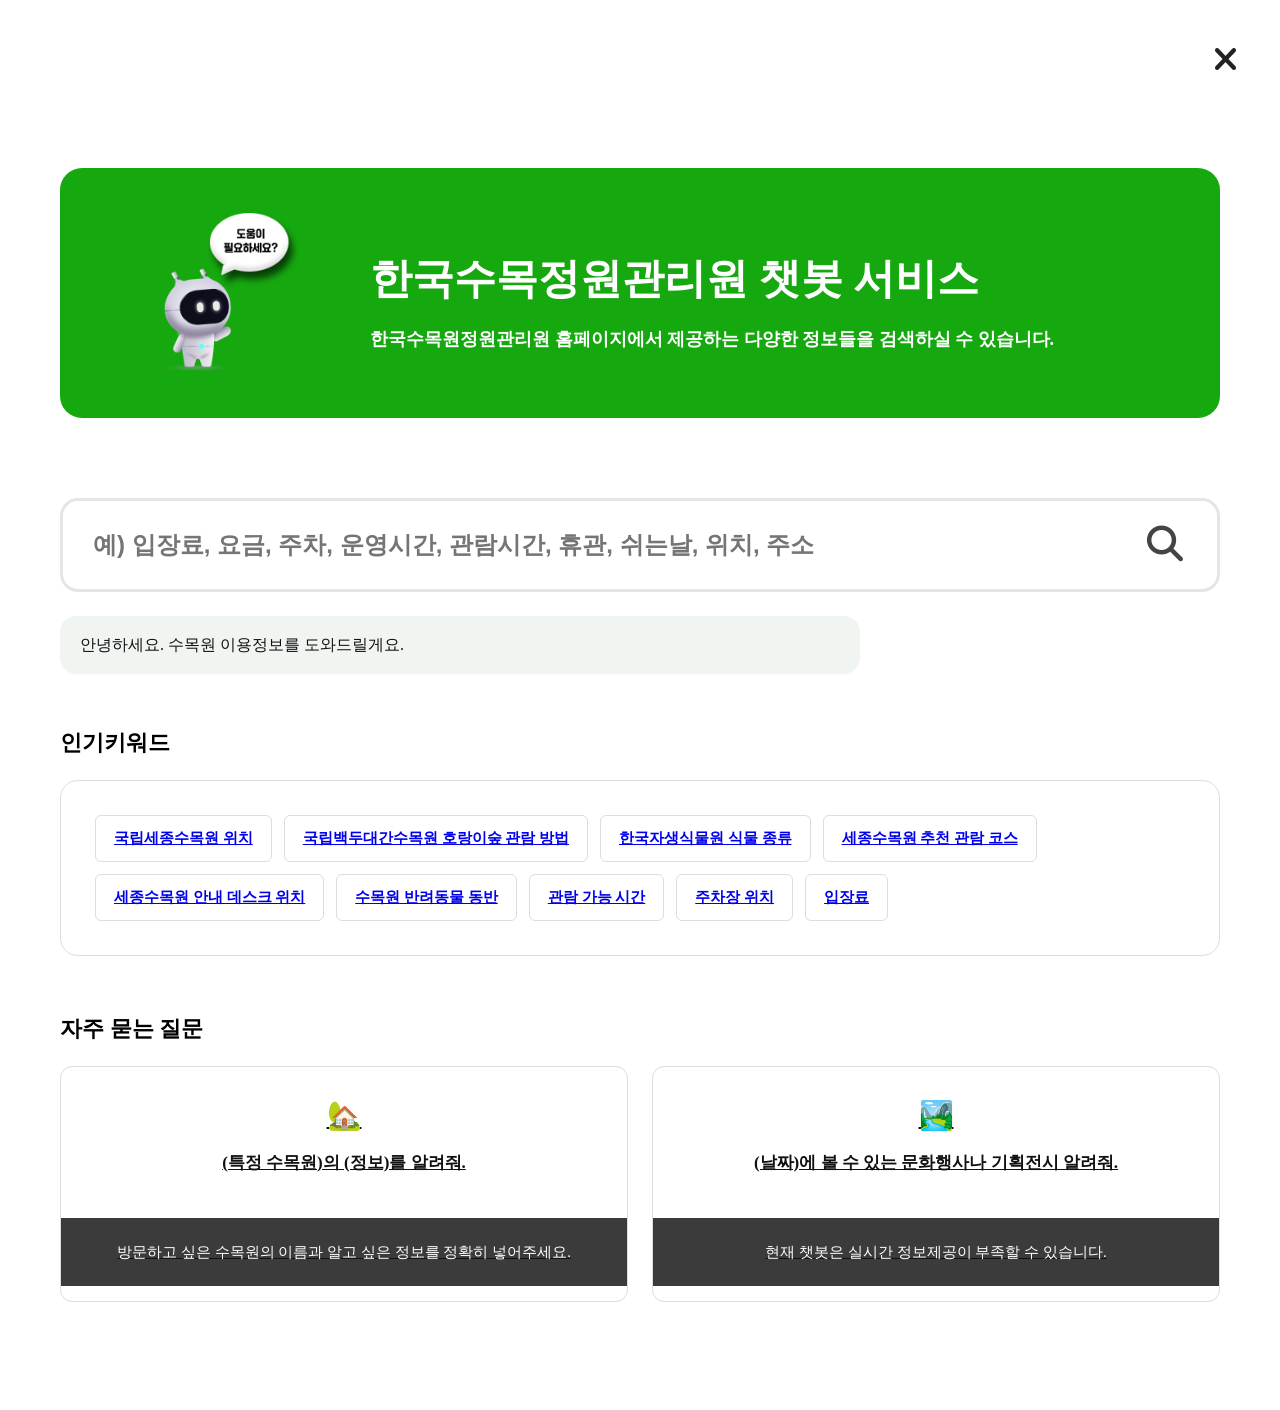
<file: chatbot.html>
<!DOCTYPE html>
<html lang="en">
<head>
    <meta charset="UTF-8">
    <meta name="viewport" content="width=device-width, initial-scale=1.0">
    <title>chatbot</title>
    <link rel="stylesheet" href="css/chatbot.css">
    <link rel="stylesheet"
href="https://cdnjs.cloudflare.com/ajax/libs/font-awesome/6.7.2/css/all.min.css">
<link rel="stylesheet" href="https://cdnjs.cloudflare.com/ajax/libs/font-awesome/6.7.2/css/all.min.css">
</head>
<body>
    <!-- chatbot page -->
<a href="index.html" class="chat-page-close">
  <i class="fa-solid fa-xmark"></i>
</a>

  <div class="chat-page-inner">

    <section class="chat-hero">
      <img src="images/chatbot.png" alt="챗봇">
      <div>
        <h2>한국수목정원관리원 챗봇 서비스</h2>
        <p>한국수목원정원관리원 홈페이지에서 제공하는 다양한 정보들을 검색하실 수 있습니다.</p>
      </div>
    </section>

    <form class="chat-search-box">
      <input
  type="text"
  placeholder="예) 입장료, 요금, 주차, 운영시간, 관람시간, 휴관, 쉬는날, 위치, 주소">
      <button type="button">
        <i class="fa-solid fa-magnifying-glass"></i>
      </button>
    </form>
    <!--ai-->
    <div class="chat-answer-box">
      <div class="chat-message bot">
        안녕하세요. 수목원 이용정보를 도와드릴게요.
      </div>
    </div>
    <section class="chat-keywords">
      <h3>인기키워드</h3>

      <div class="keyword-box">
        <a href="#">국립세종수목원 위치</a>
        <a href="#">국립백두대간수목원 호랑이숲 관람 방법</a>
        <a href="#">한국자생식물원 식물 종류</a>
        <a href="#">세종수목원 추천 관람 코스</a>
        <a href="#">세종수목원 안내 데스크 위치</a>
        <a href="#">수목원 반려동물 동반</a>
        <a href="#">관람 가능 시간</a>
        <a href="#">주차장 위치</a>
        <a href="#">입장료</a>
      </div>
    </section>
    
    <section class="chat-faq">
      <h3>자주 묻는 질문</h3>

      <div class="faq-list">
        <a href="#" class="faq-card">
          <div class="faq-icon">🏡</div>
          <strong>(특정 수목원)의 (정보)를 알려줘.</strong>
          <p>방문하고 싶은 수목원의 이름과 알고 싶은 정보를 정확히 넣어주세요.</p>
        </a>

        <a href="#" class="faq-card">
          <div class="faq-icon">🏞️</div>
          <strong>(날짜)에 볼 수 있는 문화행사나 기획전시 알려줘.</strong>
          <p>현재 챗봇은 실시간 정보제공이 부족할 수 있습니다.</p>
        </a>
      </div>
    </section>

  </div>
</div>
<script src="js/chatbot.js"></script>
</body>
</html>
</file>
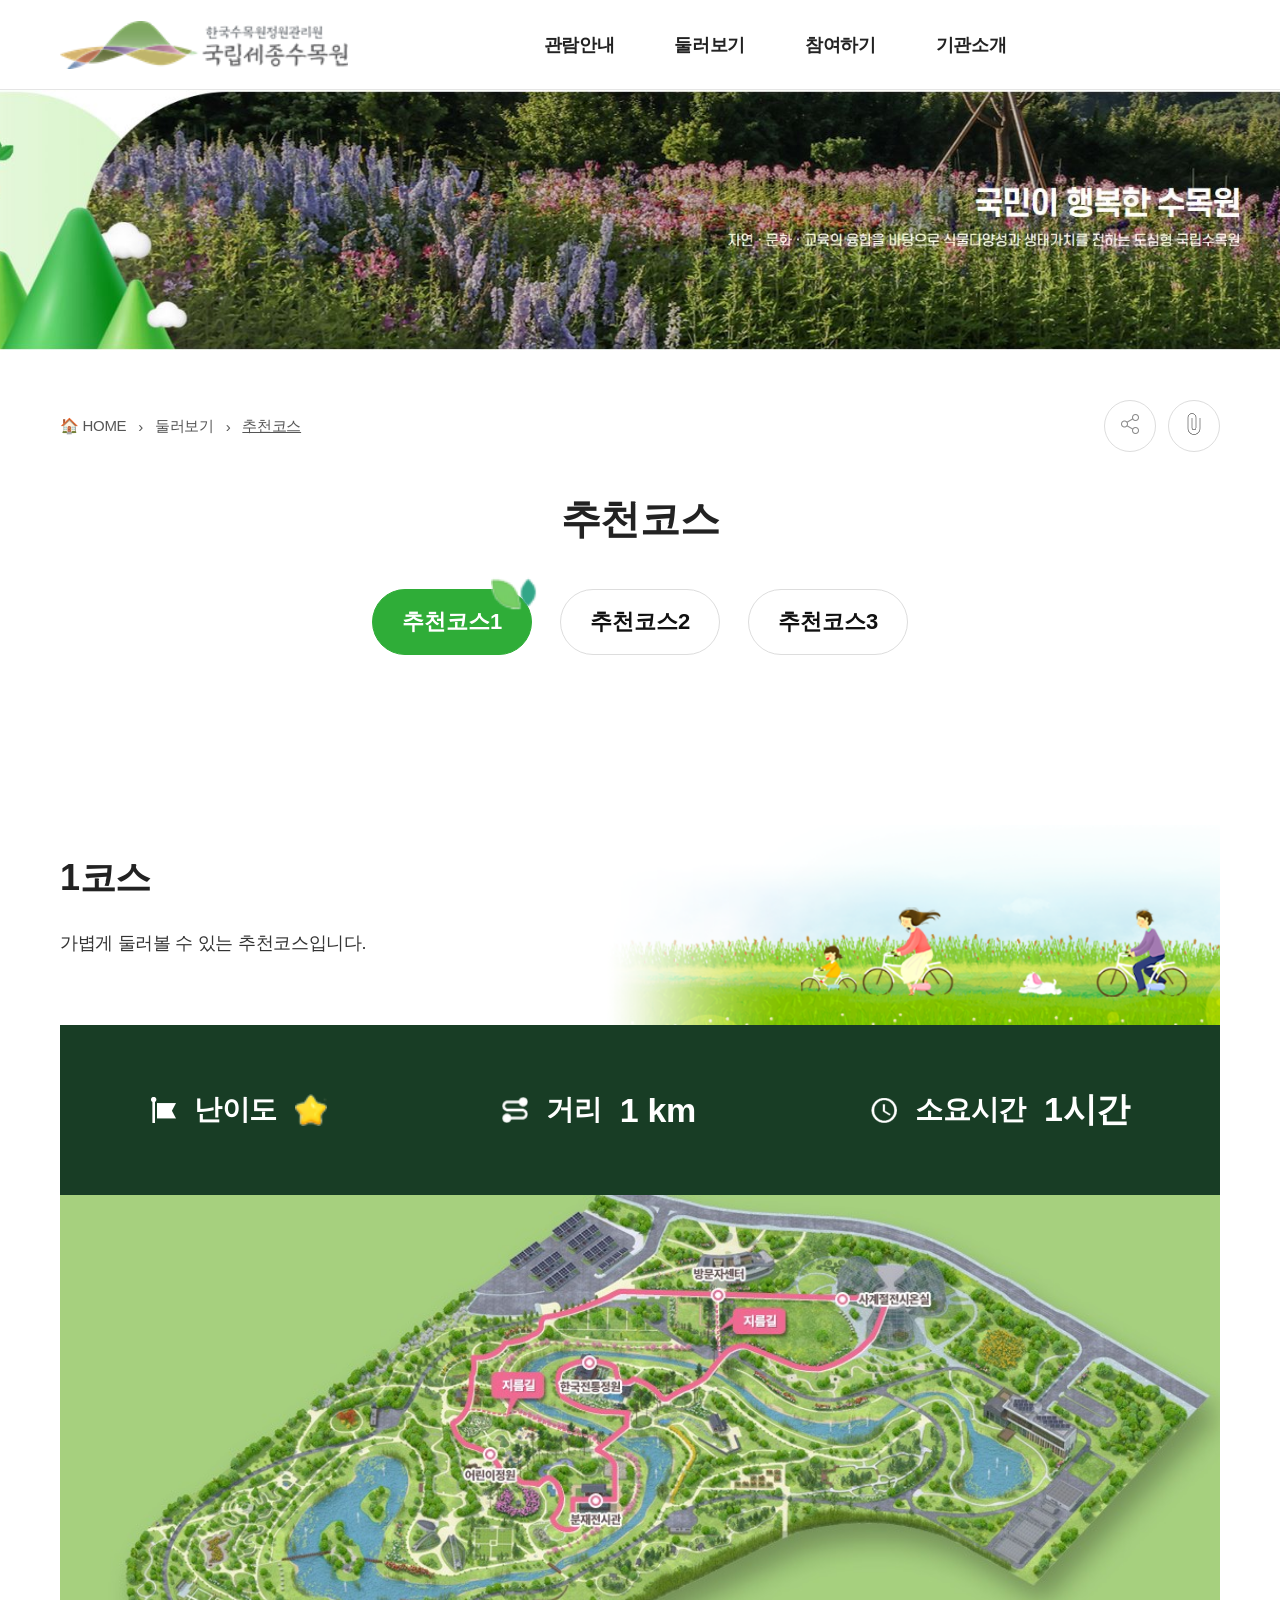
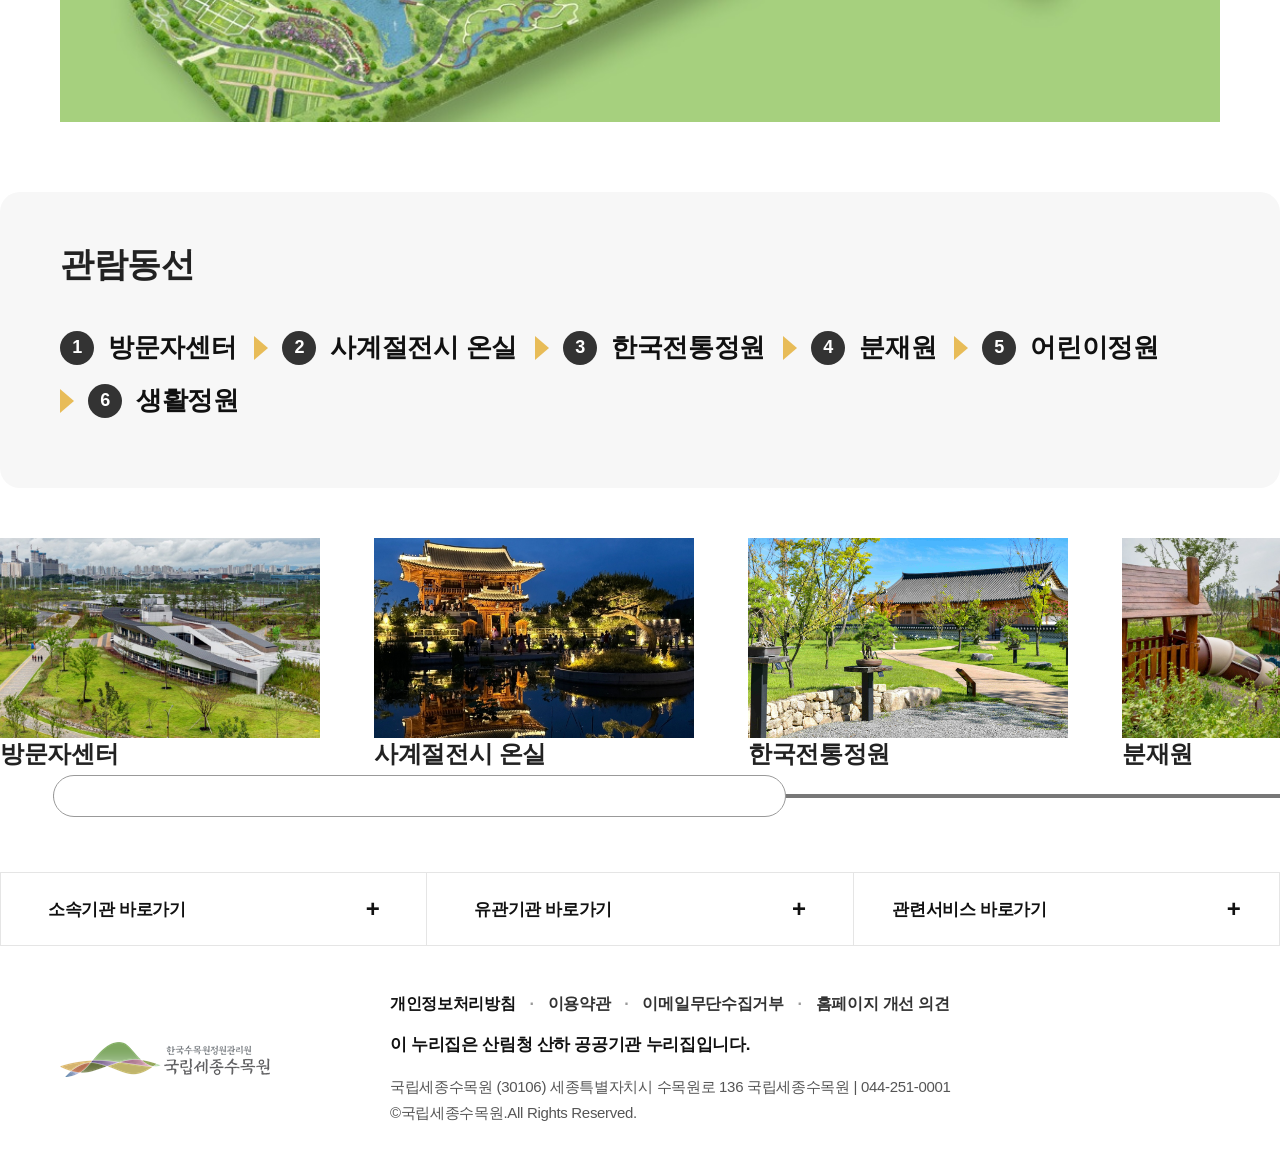
<file: explore.html>
<!DOCTYPE html>
<html lang="en">
<head>
    <meta charset="UTF-8">
    <meta http-equiv="X-UA-Compatible" content="IE=edge">
    <meta name="viewport" content="width=device-width, initial-scale=1.0">
    <title>둘러보기</title>
    <link rel="stylesheet" href="css/common.css">
    <link rel="stylesheet" href="css/sub.css">
    <link rel="stylesheet" href="https://cdn.jsdelivr.net/npm/swiper@11/swiper-bundle.min.css">
</head>
 <!--main-header-->
   <body>
 <header class="main-header">

    <div class="inner main-header-inner">
  
      <!-- 로고 -->
      <h1 class="logo">
        <a href="index.html">
          <img src="images/logo.png" alt="국립세종수목원">
        </a>
      </h1>
  
      <!-- pc 네비게이션 -->
      <nav class="gnb">
        <a href="guide.html">관람안내</a>
        <a href="explore.html">둘러보기</a>
        <a href="participate.html">참여하기</a>
        <a href="about.html">기관소개</a>
      </nav>
  
      <!-- 오른쪽 아이콘 -->
      <div class="header-icons">
  
        <!-- 검색 -->
        <button class="icon-btn search-btn">
          <i class="fa-solid fa-magnifying-glass"></i>
        </button>
  
        <!-- 햄버거 -->
        <button class="icon-btn menu-btn">
          <i class="fa-solid fa-bars"></i>
        </button>
  
      </div>
  
    </div>
  
  </header>
    <!--all-menu-->
    <div class="all-menu">

      <div class="all-menu-inner">
    
        <div class="menu-column">
          <h3>둘러보기</h3>
    
          <a href="#" class="box-link">이용안내</a>
          <a href="#" class="box-link active">입장권 구매</a>
          <a href="#" class="box-link">종합안내도</a>
          <a href="#" class="box-link">시설안내</a>
    
          <div class="text-links">
            <a href="#">가든샵</a>
            <a href="#">편의시설</a>
          </div>
    
          <a href="#" class="box-link">회원혜택</a>
        </div>
    
        <div class="menu-column">
          <h3>둘러보기</h3>
    
          <a href="#" class="box-link">추천코스</a>
          <a href="#" class="box-link">전시공간 소개</a>
          <a href="#" class="box-link">이달의 식물</a>
          <a href="#" class="box-link">수목원의 오늘</a>
        </div>
    
        <div class="menu-column">
          <h3>참여하기</h3>
    
          <a href="#" class="box-link">교육 프로그램</a>
    
          <div class="text-links">
            <a href="#">교육소개</a>
            <a href="#">교육 프로그램 신청</a>
            <a href="#">교육자료</a>
            <a href="#">생생 교육후기</a>
            <a href="#">교육영상</a>
            <a href="#">교육라운지</a>
          </div>
    
          <a href="#" class="box-link">전시 프로그램</a>
          <a href="#" class="box-link">행사 프로그램</a>
    
          <div class="text-links">
            <a href="#">야간개장</a>
            <a href="#">문화행사</a>
            <a href="#">사연나무</a>
          </div>
    
          <a href="#" class="box-link">전시·행사 캘린더</a>
        </div>
    
        <div class="menu-column">
          <h3>기관소개</h3>
    
          <a href="#" class="box-link">원장 인사말</a>
          <a href="#" class="box-link">수목원 소개</a>
          <a href="#" class="box-link">연혁</a>
          <a href="#" class="box-link">오시는길</a>
        </div>
    
      </div>
    </div>
    <!--sub-visaul explore-visual-->
    <section class="sub-visual explore-visual"></section>
    <!---->
<!--course-section-->
<section class="course-section">
    <div class="inner">
  
      <div class="sub-page-top">
        <div class="breadcrumb">
          <a href="index.html">🏠 HOME</a>
          <span>›</span>
          <a href="#">둘러보기</a>
          <span>›</span>
          <strong>추천코스</strong>
        </div>
  
        <div class="guide-util">
          <button><img src="sub_images/ico01.png" alt=""></button>
          <button><img src="sub_images/ico02.png" alt=""></button>
        </div>
      </div>
  
      <h2 class="course-title">추천코스</h2>
  
      <div class="course-tabs">
        <button class="active" data-course="1">추천코스1</button>
        <button data-course="2">추천코스2</button>
        <button data-course="3">추천코스3</button>
      </div>
  
      <div class="course-content">

        <div class="course-intro">
          <div class="course-text">
            <h3 id="courseName">1코스</h3>
            <p id="courseDesc">가볍게 둘러볼 수 있는 추천코스입니다.</p>
          </div>
      
          <div class="course-illust">
            <img src="sub_images/course_bg.png" alt="">
          </div>
        </div>
      
        <div class="course-info-bar">
      
          <div class="course-info-item">
            <img src="sub_images/courseic01.png" alt="">
            <span>난이도</span>
            <div id="courseLevel" class="course-level"><img src="sub_images/star.png" alt=""></div>
          </div>
      
          <div class="course-info-item">
            <img src="sub_images/courseic02.png" alt="">
            <span>거리</span>
            <strong id="courseDistance">1 km</strong>
          </div>
      
          <div class="course-info-item">
            <img src="sub_images/courseic03.png" alt="">
            <span>소요시간</span>
            <strong id="courseTime">1시간</strong>
          </div>
      
        </div>
      
        <div class="course-image">
          <img id="courseImg" src="sub_images/course01.jpg" alt="추천코스1">
        </div>
      
      </div>
  
    </div>
  </section>
<!-- route section -->
<section class="route-section">
  <div class="inner">

    <h3 class="route-title">관람동선</h3>

    <ol class="route-list">

      <li>
        <span class="route-num">1</span>
        <strong>방문자센터</strong>
      </li>

      <li>
        <span class="route-arrow"></span>
        <span class="route-num">2</span>
        <strong>사계절전시 온실</strong>
      </li>

      <li>
        <span class="route-arrow"></span>
        <span class="route-num">3</span>
        <strong>한국전통정원</strong>
      </li>

      <li>
        <span class="route-arrow"></span>
        <span class="route-num">4</span>
        <strong>분재원</strong>
      </li>

      <li>
        <span class="route-arrow"></span>
        <span class="route-num">5</span>
        <strong>어린이정원</strong>
      </li>

      <li>
        <span class="route-arrow"></span>
        <span class="route-num">6</span>
        <strong>생활정원</strong>
      </li>

    </ol>

  </div>
</section>
<section class="place-slider-section">

  <div class="swiper place-swiper">

    <div class="swiper-wrapper">

      <div class="swiper-slide place-card">
        <a href="#">
          <div class="place-img">
            <img src="sub_images/place01.jpg" alt="방문자센터">
            <span class="place-plus">+</span>
          </div>
          <h3>방문자센터</h3>
        </a>
      </div>

      <div class="swiper-slide place-card">
        <a href="#">
          <div class="place-img">
            <img src="sub_images/place02.jpg" alt="사계절전시 온실">
            <span class="place-plus">+</span>
          </div>
          <h3>사계절전시 온실</h3>
        </a>
      </div>

      <div class="swiper-slide place-card">
        <a href="#">
          <div class="place-img">
            <img src="sub_images/place03.jpg" alt="한국전통정원">
            <span class="place-plus">+</span>
          </div>
          <h3>한국전통정원</h3>
        </a>
      </div>

      <div class="swiper-slide place-card">
        <a href="#">
          <div class="place-img">
            <img src="sub_images/place04.jpg" alt="분재원">
            <span class="place-plus">+</span>
          </div>
          <h3>분재원</h3>
        </a>
      </div>

      <div class="swiper-slide place-card">
        <a href="#">
          <div class="place-img">
            <img src="sub_images/place05.jpg" alt="어린이정원">
            <span class="place-plus">+</span>
          </div>
          <h3>어린이정원</h3>
        </a>
      </div>

      <div class="swiper-slide place-card">
        <a href="#">
          <div class="place-img">
            <img src="sub_images/place01.jpg" alt="생활정원">
            <span class="place-plus">+</span>
          </div>
          <h3>생활정원</h3>
        </a>
      </div>

    </div>

  </div>

  <div class="place-scrollbar swiper-scrollbar"></div>

</section>
<!-- footer -->
<footer class="footer">

    <!-- 상단 바로가기 -->
    <div class="footer-link-bar">
      <a href="#">
        소속기관 바로가기
        <span>+</span>
      </a>
  
      <a href="#">
        유관기관 바로가기
        <span>+</span>
      </a>
  
      <a href="#">
        관련서비스 바로가기
        <span>+</span>
      </a>
    </div>
  
    <!-- 하단 정보 -->
    <div class="inner footer-inner">
  
      <div class="footer-logo">
        <img src="images/logo.png" alt="국립세종수목원">
      </div>
  
      <div class="footer-info">
  
        <div class="footer-menu">
          <a href="#"><strong>개인정보처리방침</strong></a>
          <a href="#">이용약관</a>
          <a href="#">이메일무단수집거부</a>
          <a href="#">홈페이지 개선 의견</a>
        </div>
  
        <p class="public-text">
          이 누리집은 <span>산림청 산하 공공기관 누리집입니다.</span>
        </p>
  
        <p class="address">
          국립세종수목원 (30106) 세종특별자치시 수목원로 136 국립세종수목원 | 044-251-0001
        </p>
  
        <p class="copy">
          ©국립세종수목원.All Rights Reserved.
        </p>
  
      </div>
  
    </div>
  
  </footer>
  <script src="https://cdn.jsdelivr.net/npm/swiper@11/swiper-bundle.min.js"></script>
<script src="js/explore.js"></script>
  </body>
  </html>
</file>
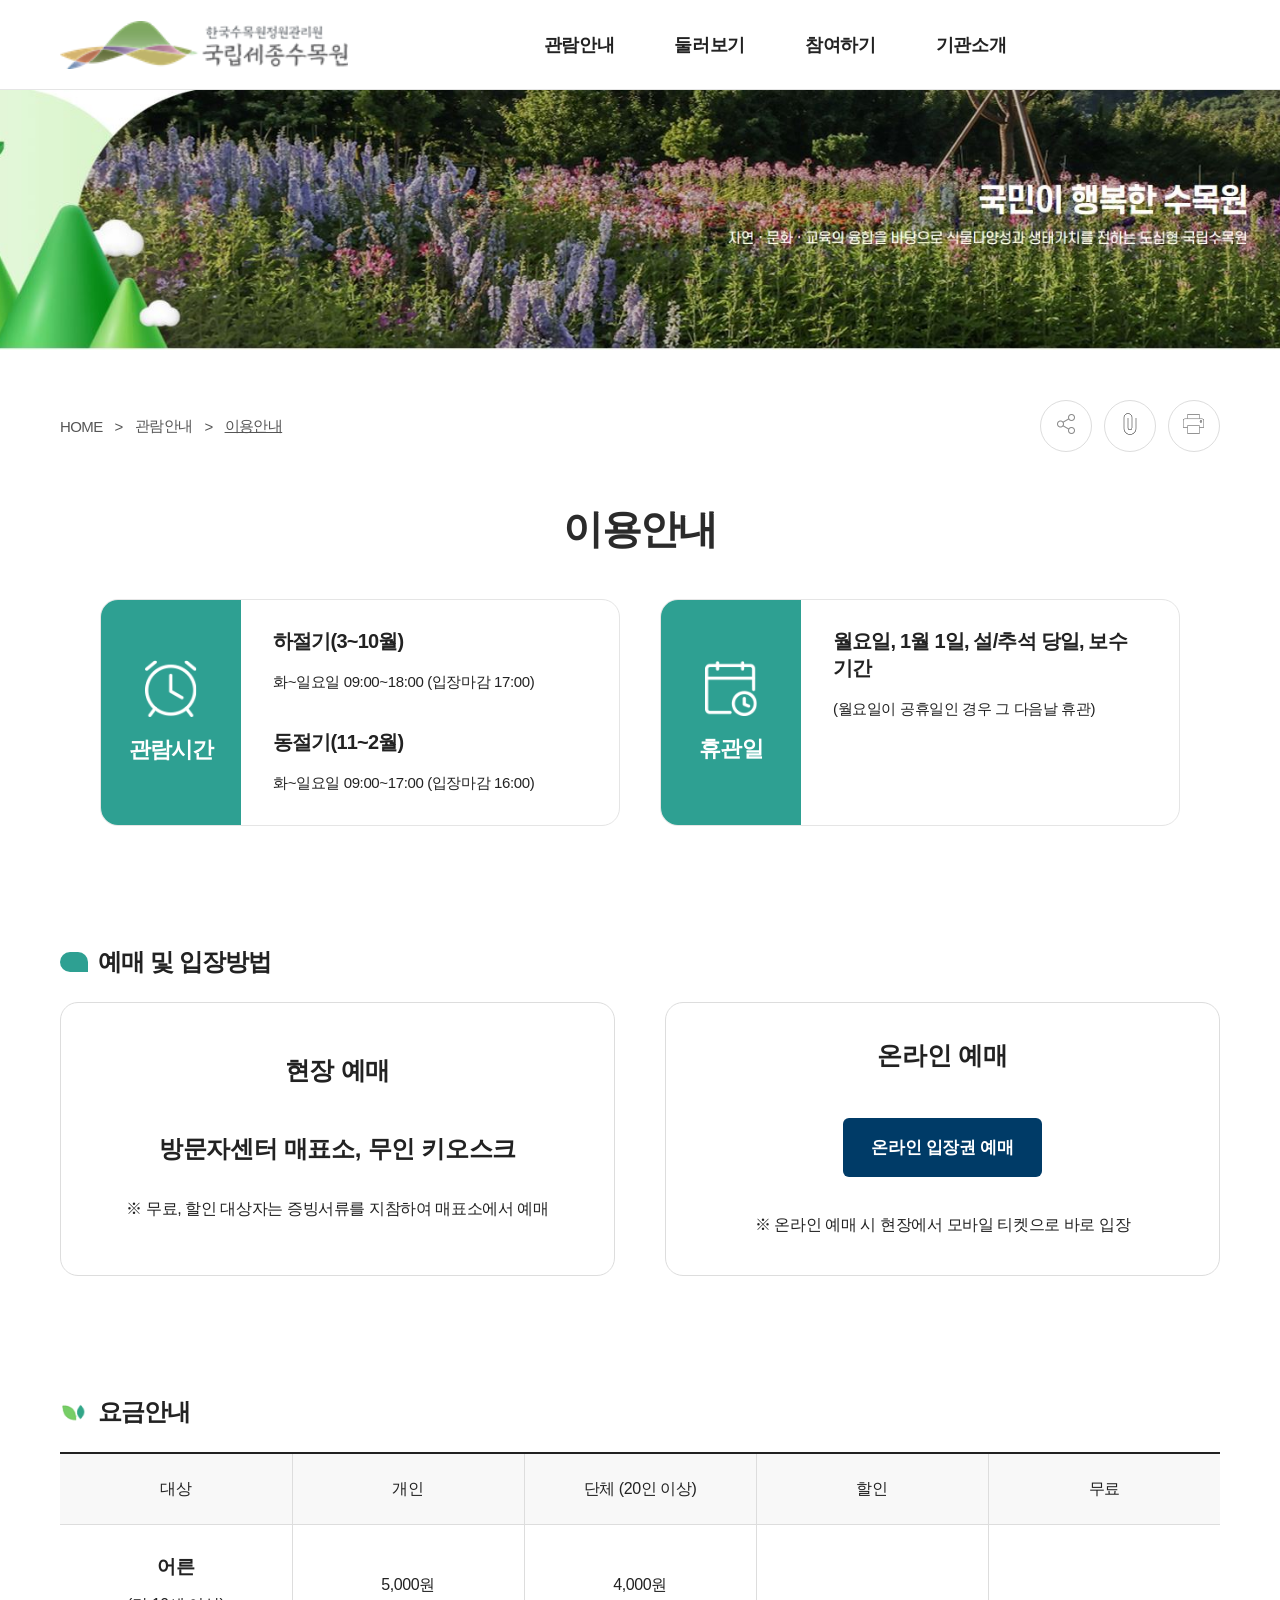
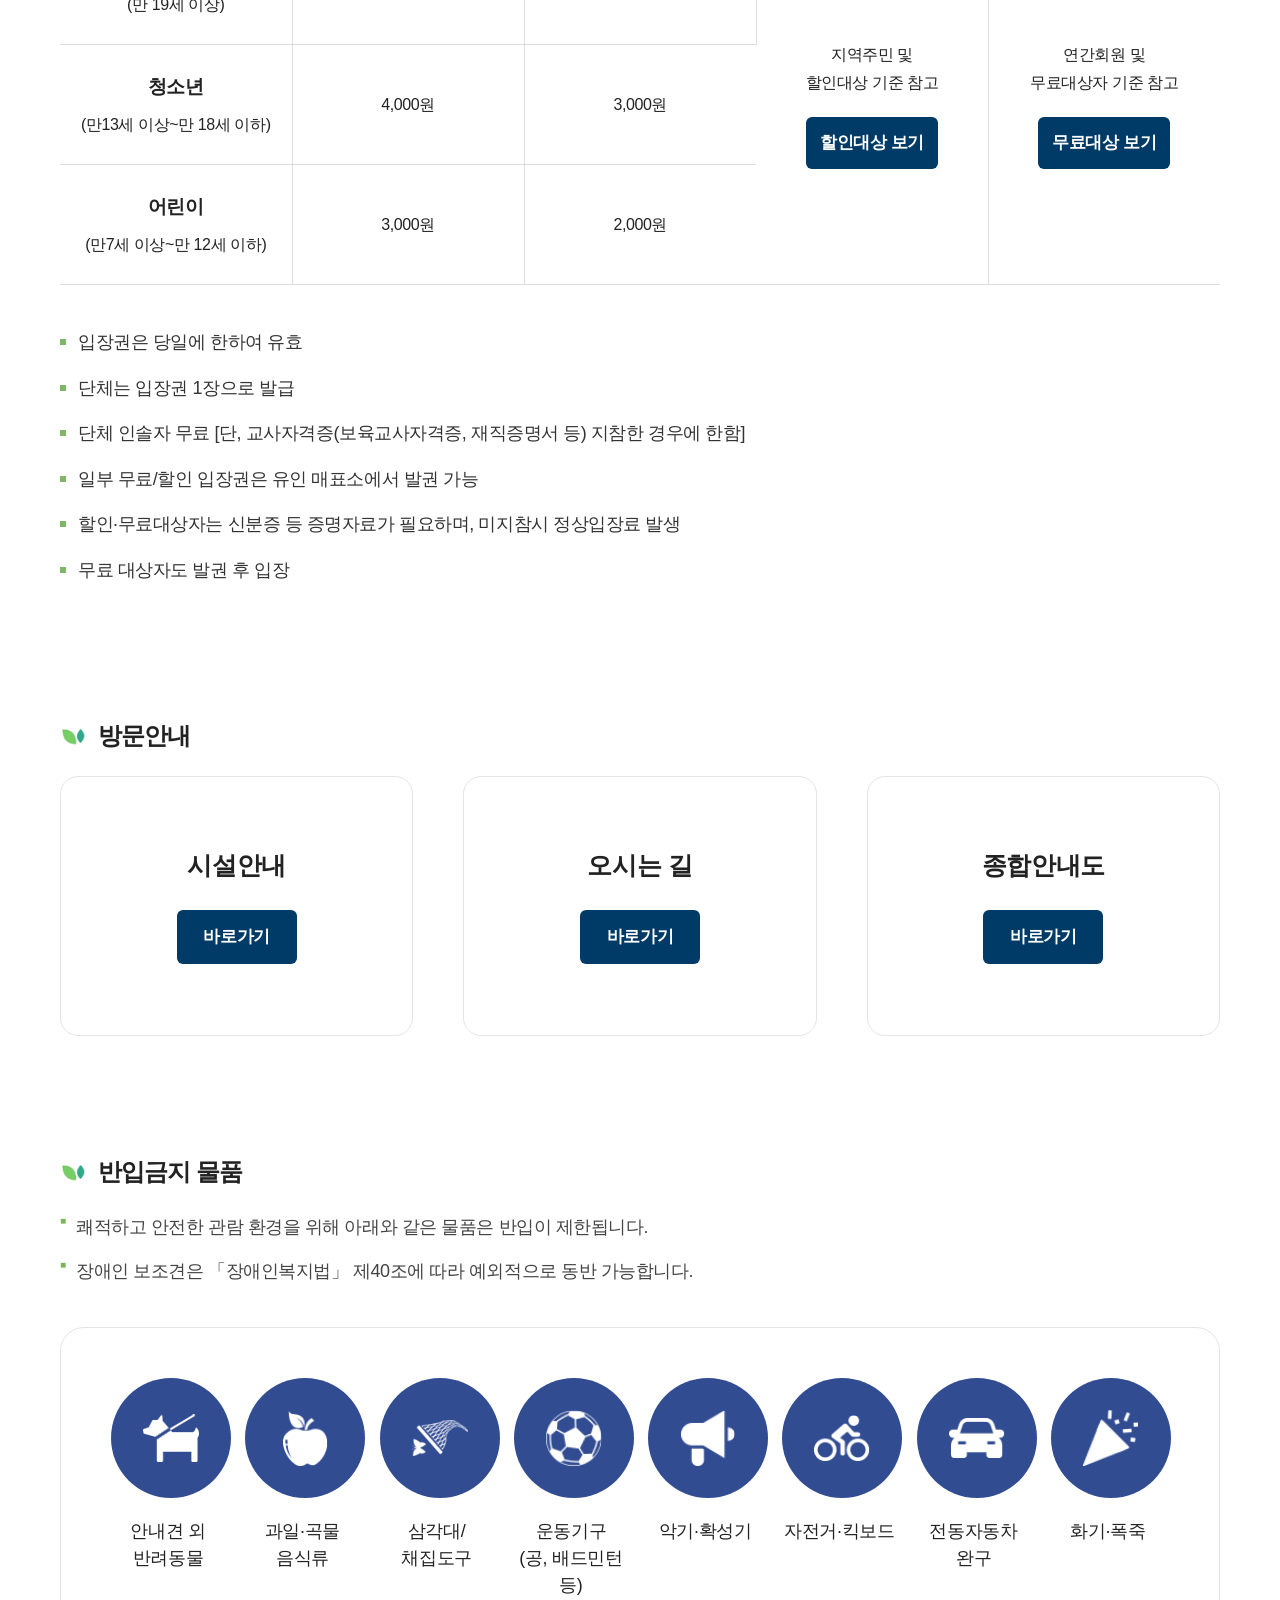
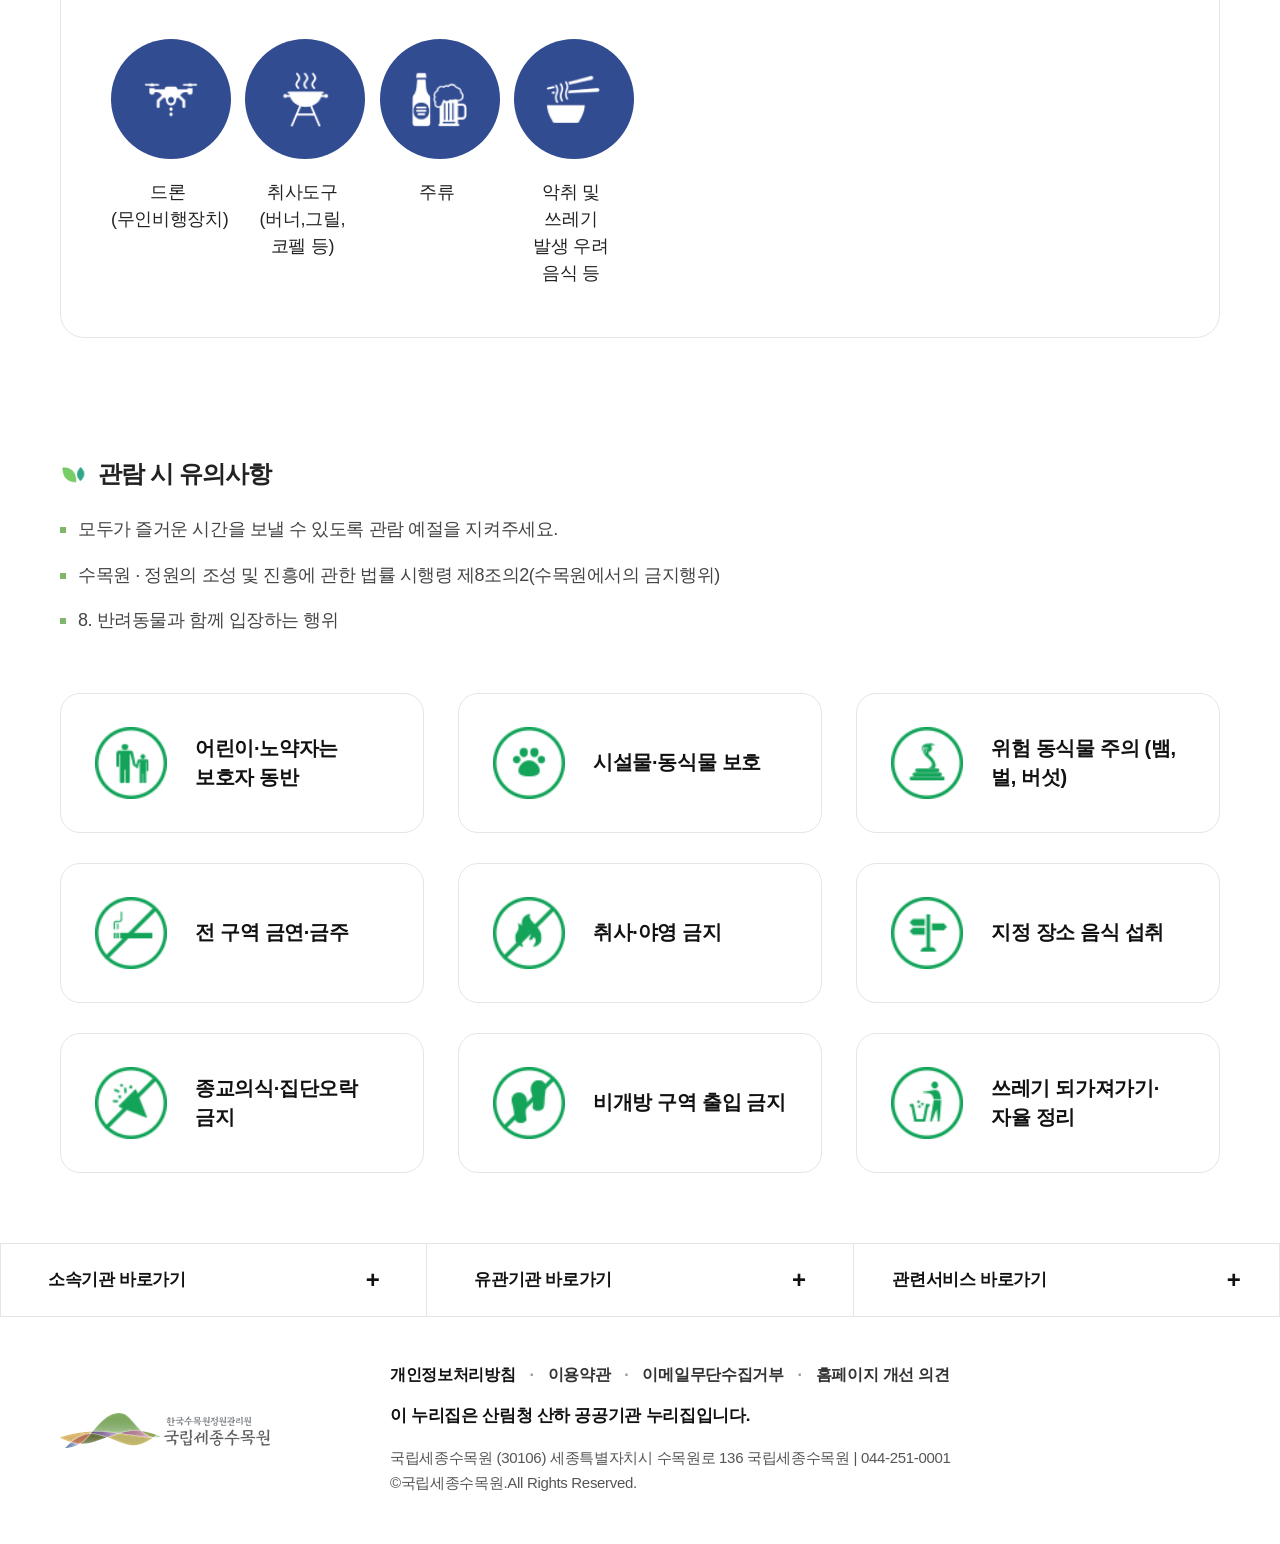
<file: guide.html>
<!DOCTYPE html>
<html lang="en">
<head>
    <meta charset="UTF-8">
    <meta http-equiv="X-UA-Compatible" content="IE=edge">
    <meta name="viewport" content="width=device-width, initial-scale=1.0">
    <title>관람안내</title>
    <link rel="stylesheet" href="css/common.css">
    <link rel="stylesheet" href="css/sub.css">
   
</head>
<body>
    <!--main-header-->
   
<header class="main-header">

    <div class="inner main-header-inner">
  
      <!-- 로고 -->
      <h1 class="logo">
        <a href="index.html">
          <img src="images/logo.png" alt="국립세종수목원">
        </a>
      </h1>
  
      <!-- pc 네비게이션 -->
      <nav class="gnb">
        <a href="guide.html">관람안내</a>
        <a href="explore.html">둘러보기</a>
        <a href="participate.html">참여하기</a>
        <a href="about.html">기관소개</a>
      </nav>
  
      <!-- 오른쪽 아이콘 -->
      <div class="header-icons">
  
        <!-- 검색 -->
        <button class="icon-btn search-btn">
          <i class="fa-solid fa-magnifying-glass"></i>
        </button>
  
        <!-- 햄버거 -->
        <button class="icon-btn menu-btn">
          <i class="fa-solid fa-bars"></i>
        </button>
  
      </div>
  
    </div>
  
  </header>
    <!--all-menu-->
    <div class="all-menu">

      <div class="all-menu-inner">
    
        <div class="menu-column">
          <h3>관람안내</h3>
    
          <a href="#" class="box-link">이용안내</a>
          <a href="#" class="box-link active">입장권 구매</a>
          <a href="#" class="box-link">종합안내도</a>
          <a href="#" class="box-link">시설안내</a>
    
          <div class="text-links">
            <a href="#">가든샵</a>
            <a href="#">편의시설</a>
          </div>
    
          <a href="#" class="box-link">회원혜택</a>
        </div>
    
        <div class="menu-column">
          <h3>둘러보기</h3>
    
          <a href="#" class="box-link">추천코스</a>
          <a href="#" class="box-link">전시공간 소개</a>
          <a href="#" class="box-link">이달의 식물</a>
          <a href="#" class="box-link">수목원의 오늘</a>
        </div>
    
        <div class="menu-column">
          <h3>참여하기</h3>
    
          <a href="#" class="box-link">교육 프로그램</a>
    
          <div class="text-links">
            <a href="#">교육소개</a>
            <a href="#">교육 프로그램 신청</a>
            <a href="#">교육자료</a>
            <a href="#">생생 교육후기</a>
            <a href="#">교육영상</a>
            <a href="#">교육라운지</a>
          </div>
    
          <a href="#" class="box-link">전시 프로그램</a>
          <a href="#" class="box-link">행사 프로그램</a>
    
          <div class="text-links">
            <a href="#">야간개장</a>
            <a href="#">문화행사</a>
            <a href="#">사연나무</a>
          </div>
    
          <a href="#" class="box-link">전시·행사 캘린더</a>
        </div>
    
        <div class="menu-column">
          <h3>기관소개</h3>
    
          <a href="#" class="box-link">원장 인사말</a>
          <a href="#" class="box-link">수목원 소개</a>
          <a href="#" class="box-link">연혁</a>
          <a href="#" class="box-link">오시는길</a>
        </div>
    
      </div>
    </div>
    <!--guide-visual-->
    <section class="sub-visual guide-visual"></section>
<!--guide-section-->
<section class="guide-section">

  <div class="inner">

    <!-- breadcrumb -->
    <div class="guide-top">

      <div class="breadcrumb">
        <a href="index.html">
          <i class="fa-solid fa-house"></i>
          HOME
        </a>

        <span>></span>

        <a href="#">관람안내</a>

        <span>></span>

        <strong>이용안내</strong>
      </div>

      <div class="guide-util">

        <button>
          <img src="sub_images/ico01.png" alt="공유">
        </button>

        <button>
          <img src="sub_images/ico02.png" alt="클립">
        </button>

        <button>
          <img src="sub_images/ico03.png" alt="프린트">
        </button>

      </div>

    </div>

    <h2 class="guide-title">이용안내</h2>

    <div class="guide-grid">

      <!-- 관람시간 -->
      <div class="guide-card">

        <div class="guide-icon">
          <img src="sub_images/imgi_4_icon-clock2.png" alt="">
          <span>관람시간</span>
        </div>

        <div class="guide-content">

          <h3>하절기(3~10월)</h3>

          <p>
            화~일요일 09:00~18:00
            (입장마감 17:00)
          </p>

          <h3>동절기(11~2월)</h3>

          <p>
            화~일요일 09:00~17:00
            (입장마감 16:00)
          </p>

        </div>

      </div>

      <!-- 휴관일 -->
      <div class="guide-card">

        <div class="guide-icon">
          <img src="sub_images/imgi_5_icon-calendar3.png" alt="">
          <span>휴관일</span>
        </div>

        <div class="guide-content">

          <h3>
            월요일, 1월 1일,
            설/추석 당일,
            보수 기간
          </h3>

          <p>
            (월요일이 공휴일인 경우
            그 다음날 휴관)
          </p>

        </div>

      </div>

    </div>

  </div>

</section>
<!-- book section -->
<section class="book-section">
  <div class="inner">

    <h2 class="section-title">
      <span></span>
      예매 및 입장방법
    </h2>

    <div class="book-grid">

      <div class="book-card">
        <h3>현장 예매</h3>

        <strong>방문자센터 매표소, 무인 키오스크</strong>

        <p>※ 무료, 할인 대상자는 증빙서류를 지참하여 매표소에서 예매</p>
      </div>

      <div class="book-card">
        <h3>온라인 예매</h3>

        <a href="#" class="book-btn">온라인 입장권 예매</a>

        <p>※ 온라인 예매 시 현장에서 모바일 티켓으로 바로 입장</p>
      </div>

    </div>

  </div>
</section>
<!-- vote section -->
<section class="vote-section">
  <div class="inner">

    <h2 class="section-title">
      <img src="sub_images/imgi_43_icon-leaves.png" alt="">
      요금안내
    </h2>

    <div class="fee-table-wrap">
      <table class="fee-table">
        <thead>
          <tr>
            <th>대상</th>
            <th>개인</th>
            <th>단체 (20인 이상)</th>
            <th>할인</th>
            <th>무료</th>
          </tr>
        </thead>

        <tbody>
          <tr>
            <td>
              <strong>어른</strong>
              <span>(만 19세 이상)</span>
            </td>
            <td>5,000원</td>
            <td>4,000원</td>

            <td rowspan="3" class="fee-info">
              <p>지역주민 및<br>할인대상 기준 참고</p>
              <a href="#">할인대상 보기</a>
            </td>

            <td rowspan="3" class="fee-info">
              <p>연간회원 및<br>무료대상자 기준 참고</p>
              <a href="#">무료대상 보기</a>
            </td>
          </tr>

          <tr>
            <td>
              <strong>청소년</strong>
              <span>(만13세 이상~만 18세 이하)</span>
            </td>
            <td>4,000원</td>
            <td>3,000원</td>
          </tr>

          <tr>
            <td>
              <strong>어린이</strong>
              <span>(만7세 이상~만 12세 이하)</span>
            </td>
            <td>3,000원</td>
            <td>2,000원</td>
          </tr>
        </tbody>
      </table>
    </div>

    <ul class="fee-notice">
      <li>입장권은 당일에 한하여 유효</li>
      <li>단체는 입장권 1장으로 발급</li>
      <li>단체 인솔자 무료 [단, 교사자격증(보육교사자격증, 재직증명서 등) 지참한 경우에 한함]</li>
      <li>일부 무료/할인 입장권은 유인 매표소에서 발권 가능</li>
      <li>할인·무료대상자는 신분증 등 증명자료가 필요하며, 미지참시 정상입장료 발생</li>
      <li>무료 대상자도 발권 후 입장</li>
    </ul>

  </div>
</section>
<!-- visit section -->
<section class="visit-section">

  <div class="inner">

    <h2 class="section-title">
      <img src="sub_images/imgi_43_icon-leaves.png" alt="">
      방문안내
    </h2>

    <div class="visit-grid">

      <div class="visit-card">
        <h3>시설안내</h3>

        <a href="#" class="visit-btn">
          바로가기
        </a>
      </div>

      <div class="visit-card">
        <h3>오시는 길</h3>

        <a href="#" class="visit-btn">
          바로가기
        </a>
      </div>

      <div class="visit-card">
        <h3>종합안내도</h3>

        <a href="#" class="visit-btn">
          바로가기
        </a>
      </div>

    </div>

  </div>

</section>
<!--restrict-section-->
<section class="restrict-section">

  <div class="inner">

    <h2 class="section-title">
      <img src="sub_images/imgi_43_icon-leaves.png" alt="">
      반입금지 물품
    </h2>

    <ul class="restrict-notice">
      <li>쾌적하고 안전한 관람 환경을 위해 아래와 같은 물품은 반입이 제한됩니다.</li>
      <li>장애인 보조견은 「장애인복지법」 제40조에 따라 예외적으로 동반 가능합니다.</li>
    </ul>

    <div class="restrict-box">

      <div class="restrict-grid">

        <div class="restrict-item">
          <div class="restrict-icon">
            <img src="sub_images/icon1.png" alt="">
          </div>
          <p>안내견 외<br>반려동물</p>
        </div>

        <div class="restrict-item">
          <div class="restrict-icon">
            <img src="sub_images/icon2.png" alt="">
          </div>
          <p>과일·곡물<br>음식류</p>
        </div>

        <div class="restrict-item">
          <div class="restrict-icon">
            <img src="sub_images/icon3.png" alt="">
          </div>
          <p>삼각대/채집도구</p>
        </div>

        <div class="restrict-item">
          <div class="restrict-icon">
            <img src="sub_images/icon4.png" alt="">
          </div>
          <p>운동기구<br>(공, 배드민턴 등)</p>
        </div>

        <div class="restrict-item">
          <div class="restrict-icon">
            <img src="sub_images/icon5.png" alt="">
          </div>
          <p>악기·확성기</p>
        </div>

        <div class="restrict-item">
          <div class="restrict-icon">
            <img src="sub_images/icon6.png" alt="">
          </div>
          <p>자전거·킥보드</p>
        </div>

        <div class="restrict-item">
          <div class="restrict-icon">
            <img src="sub_images/icon7.png" alt="">
          </div>
          <p>전동자동차<br>완구</p>
        </div>

        <div class="restrict-item">
          <div class="restrict-icon">
            <img src="sub_images/icon8.png" alt="">
          </div>
          <p>화기·폭죽</p>
        </div>

        <div class="restrict-item">
          <div class="restrict-icon">
            <img src="sub_images/icon9.png" alt="">
          </div>
          <p>드론<br>(무인비행장치)</p>
        </div>

        <div class="restrict-item">
          <div class="restrict-icon">
            <img src="sub_images/icon10.png" alt="">
          </div>
          <p>취사도구<br>(버너,그릴,코펠 등)</p>
        </div>

        <div class="restrict-item">
          <div class="restrict-icon">
            <img src="sub_images/icon11.png" alt="">
          </div>
          <p>주류</p>
        </div>

        <div class="restrict-item">
          <div class="restrict-icon">
            <img src="sub_images/icon12.png" alt="">
          </div>
          <p>악취 및 쓰레기<br>발생 우려 음식 등</p>
        </div>

      </div>

    </div>

  </div>

</section>
<!-- notice section -->
<section class="notice-section">
  <div class="inner">

    <h2 class="section-title">
      <img src="sub_images/imgi_43_icon-leaves.png" alt="">
      관람 시 유의사항
    </h2>

    <ul class="notice-text">
      <li>모두가 즐거운 시간을 보낼 수 있도록 관람 예절을 지켜주세요.</li>
      <li>수목원 · 정원의 조성 및 진흥에 관한 법률 시행령 제8조의2(수목원에서의 금지행위)</li>
      <li>8. 반려동물과 함께 입장하는 행위</li>
    </ul>

    <div class="notice-grid">

      <div class="notice-card">
        <img src="sub_images/imgi_18_icon-protector.png" alt="">
        <strong>어린이·노약자는 보호자 동반</strong>
      </div>

      <div class="notice-card">
        <img src="sub_images/imgi_19_icon-foot.png" alt="">
        <strong>시설물·동식물 보호</strong>
      </div>

      <div class="notice-card">
        <img src="sub_images/imgi_20_icon-snake.png" alt="">
        <strong>위험 동식물 주의 (뱀, 벌, 버섯)</strong>
      </div>

      <div class="notice-card">
        <img src="sub_images/imgi_21_icon-smoke.png" alt="">
        <strong>전 구역 금연·금주</strong>
      </div>

      <div class="notice-card">
        <img src="sub_images/imgi_22_icon-fire.png" alt="">
        <strong>취사·야영 금지</strong>
      </div>

      <div class="notice-card">
        <img src="sub_images/imgi_23_icon-signs.png" alt="">
        <strong>지정 장소 음식 섭취</strong>
      </div>

      <div class="notice-card">
        <img src="sub_images/imgi_24_icon-firecracker.png" alt="">
        <strong>종교의식·집단오락 금지</strong>
      </div>

      <div class="notice-card">
        <img src="sub_images/imgi_25_icon-feet.png" alt="">
        <strong>비개방 구역 출입 금지</strong>
      </div>

      <div class="notice-card">
        <img src="sub_images/imgi_26_icon-trash.png" alt="">
        <strong>쓰레기 되가져가기·자율 정리</strong>
      </div>

    </div>

  </div>
</section>
     <!-- footer -->
<footer class="footer">

  <!-- 상단 바로가기 -->
  <div class="footer-link-bar">
    <a href="#">
      소속기관 바로가기
      <span>+</span>
    </a>

    <a href="#">
      유관기관 바로가기
      <span>+</span>
    </a>

    <a href="#">
      관련서비스 바로가기
      <span>+</span>
    </a>
  </div>

  <!-- 하단 정보 -->
  <div class="inner footer-inner">

    <div class="footer-logo">
      <img src="images/logo.png" alt="국립세종수목원">
    </div>

    <div class="footer-info">

      <div class="footer-menu">
        <a href="#"><strong>개인정보처리방침</strong></a>
        <a href="#">이용약관</a>
        <a href="#">이메일무단수집거부</a>
        <a href="#">홈페이지 개선 의견</a>
      </div>

      <p class="public-text">
        이 누리집은 <span>산림청 산하 공공기관 누리집입니다.</span>
      </p>

      <p class="address">
        국립세종수목원 (30106) 세종특별자치시 수목원로 136 국립세종수목원 | 044-251-0001
      </p>

      <p class="copy">
        ©국립세종수목원.All Rights Reserved.
      </p>

    </div>

  </div>

</footer>
</body>
</html>
</file>
<file: css/chatbot.css>
/* chatbot full page */
.chat-page {
  width: 100%;
  min-height: 100vh;
  background: #fff;
  overflow-y: auto;
}

.chat-page-close {
  position: fixed;
  right: 42px;
  top: 42px;

  border: 0;
  background: none;
  font-size: 34px;
  color: #222;
  cursor: pointer;
}

.chat-page-inner {
  width: 100%;
  max-width: 1160px;
  margin: 0 auto;
  padding: 160px 20px 100px;
}

/* green hero */
.chat-hero {
  height: 250px;
  padding: 0 90px;
  border-radius: 22px;
  background: #16a80f;

  display: flex;
  align-items: center;
  gap: 70px;

  color: #fff;
}

.chat-hero img {
  width: 150px;
}

.chat-hero h2 {
  margin-bottom: 20px;
  font-size: 42px;
  font-weight: 900;
}

.chat-hero p {
  font-size: 18px;
  font-weight: 700;
}

/* search */
.chat-search-box {
  height: 88px;
  margin: 80px 0 54px;
  padding: 0 28px;

  border: 3px solid #e5e5e5;
  border-radius: 18px;

  display: flex;
  align-items: center;
}

.chat-search-box input {
  flex: 1;
  border: 0;
  outline: none;
  font-size: 24px;
  font-weight: 800;
}

.chat-search-box button {
  border: 0;
  background: none;
  font-size: 36px;
  color: #444;
  cursor: pointer;
}

/* keywords */
.chat-keywords h3,
.chat-faq h3 {
  margin-bottom: 22px;
  font-size: 22px;
  font-weight: 900;
}

.keyword-box {
  padding: 34px;
  border: 1px solid #ddd;
  border-radius: 18px;

  display: flex;
  flex-wrap: wrap;
  gap: 12px;
}

.keyword-box a {
  padding: 13px 18px;
  border: 1px solid #ddd;
  border-radius: 6px;
  background: #fff;

  font-size: 15px;
  font-weight: 700;
}

.keyword-box a:hover {
  border-color: #16a80f;
  color: #16a80f;
}

/* faq */
.chat-faq {
  margin-top: 58px;
}

.faq-list {
  display: flex;
  gap: 24px;
}

.faq-card {
  flex: 1;
  min-height: 200px;
  border: 1px solid #ddd;
  border-radius: 12px;
  overflow: hidden;
  text-align: center;
  color: #111;
}

.faq-icon {
  padding-top: 32px;
  font-size: 28px;
}

.faq-card strong {
  display: block;
  padding: 18px 24px 28px;
  font-size: 17px;
  font-weight: 900;
  line-height: 1.5;
}

.faq-card p {
  padding: 22px;
  background: #3b3b3b;
  color: #fff;
  font-size: 15px;
  line-height: 1.6;
}

/* mobile */
@media (max-width: 768px) {
  .chat-page-close {
    right: 22px;
    top: 22px;
    font-size: 28px;
  }

  .chat-page-inner {
    padding: 80px 18px 70px;
  }

  .chat-hero {
    height: auto;
    padding: 28px 24px;
    gap: 22px;
    border-radius: 10px;
  }

  .chat-hero img {
    width: 90px;
  }

  .chat-hero h2 {
    font-size: 24px;
    margin-bottom: 8px;
  }

  .chat-hero p {
    font-size: 13px;
    line-height: 1.5;
  }

  .chat-search-box {
    height: 70px;
    margin: 38px 0;
    padding: 0 18px;
    border-width: 2px;
  }

  .chat-search-box input {
    font-size: 18px;
  }

  .chat-search-box button {
    font-size: 28px;
  }

  .keyword-box {
    padding: 20px;
  }

  .keyword-box a {
    font-size: 13px;
    padding: 10px 12px;
  }

  .faq-list {
    flex-direction: column;
  }
}
/*챗봇대답*/
.chat-answer-box {
  margin-top: -30px;
  margin-bottom: 54px;
}

.chat-message {
  max-width: 760px;
  margin-bottom: 12px;
  padding: 16px 20px;
  border-radius: 16px;
  font-size: 16px;
  line-height: 1.6;
}

.chat-message.bot {
  background: #f1f5f2;
  color: #111;
}

.chat-message.user {
  margin-left: auto;
  background: #16a80f;
  color: #fff;
}
</file>
<file: css/common.css>
/* ===============================
   공통 초기화
================================ */
* {
    margin: 0;
    padding: 0;
    box-sizing: border-box;
  }
  
  ul,
  li {
    list-style: none;
  }
  
  a {
    color: inherit;
    text-decoration: none;
  }
  
  body {
    font-family: "Pretendard", "Noto Sans KR", sans-serif;
    color: #222;
    letter-spacing: -0.02em;
  word-break: keep-all;
  }
button,
input,
textarea {
  font-family: inherit;
}
  
  /* 전체 안쪽 폭 */
  .inner {
     width: 100%;
     max-width: 1200px;
      margin: 0 auto;
     padding: 0 20px;
  }
  
  /* ===============================
     header-top
  ================================ */
  .header-top {
    width: 100%;
    height: 38px;
    background: #fff;
    border-bottom: 1px solid #e5e5e5;
    font-size: 13px;
    color: #555;
  }
  
  .header-top-inner {
    height: 100%;
    display: flex;
    justify-content: space-between;
    align-items: center;
  }
  
  /* 왼쪽 기관 링크 */
  .site-list {
    height: 100%;
    display: flex;
    align-items: center;
  }
  
  .site-list li {
    height: 100%;
  }
  
  .site-list a {
    height: 100%;
    padding: 0 18px;
    display: flex;
    align-items: center;
    border-right: 1px solid #e5e5e5;
    white-space: nowrap;
  
    /* 추가 */
    transition: 0.3s;
  }
  .site-list a:hover {
    background: #209b8f;
    color: #fff;
  }
  .site-list li:first-child a {
    border-left: 1px solid #e5e5e5;
  }
  
  /* hover */
.site-list a:hover {
    background: #209b8f;
    color: #fff;
  }
  
  /* 오른쪽 로그인 메뉴 */
  .util-list {
    display: flex;
    align-items: center;
    gap: 16px;
    color: #666;
  }
  
  .util-list a {
    font-size: 12px;
  }
  
  .util-list a:hover {
    color: #209b8f;
  }
  
  /* ===============================
     모바일
  ================================ */
  @media (max-width: 768px) {
    .header-top {
      display: none;
    }
  }
  /*main-header*/
  /* =========================
   main-header
========================= */
.main-header {
    width: 100%;
    height: 90px;
    background: #fff;
    border-bottom: 1px solid #e5e5e5;
  }
  
  .main-header-inner {
    height: 100%;
  
    display: flex;
    align-items: center;
    justify-content: space-between;
  }
  
  /* =========================
     로고
  ========================= */
  .logo img {
    height: 48px;
    display: block;
  }
  
  /* =========================
     메뉴
  ========================= */
  .gnb {
    display: flex;
    gap: 60px;
  }
  
  .gnb a {
    position: relative;
  
    font-size: 18px;
    font-weight: 600;
    color: #222;
  
    transition: 0.3s;
  }
  
  /* hover */
  .gnb a:hover {
    color: #209b8f;
  }
  
  /* 밑줄 효과 */
  .gnb a::after {
    content: "";
  
    position: absolute;
    left: 0;
    bottom: -8px;
  
    width: 0;
    height: 2px;
  
    background: #209b8f;
  
    transition: 0.3s;
  }
  
  .gnb a:hover::after {
    width: 100%;
  }
  
  /* =========================
     오른쪽 아이콘
  ========================= */
  .header-icons {
    display: flex;
    align-items: center;
    gap: 18px;
  }
  
  .icon-btn {
    border: none;
    background: none;
    cursor: pointer;
  
    font-size: 24px;
    color: #222;
  
    transition: 0.3s;
  }
  
  .icon-btn:hover {
    color: #209b8f;
  }
  
  /* =========================
     모바일
  ========================= */
  @media (max-width: 768px) {
  
    .main-header {
      height: 72px;
    }
  
    .main-header-inner {
      padding: 0 16px;
    }
  
    /* 모바일에선 메뉴 숨김 */
    .gnb {
      display: none;
    }
  
    /* 검색 숨김 */
    .search-btn {
      display: none;
    }
  
    /* 로고 작게 */
    .logo img {
      height: 40px;
    }
  
    /* 햄버거 크기 */
    .menu-btn {
      font-size: 22px;
    }
  }






  /* =========================
   floating quick menu
========================= */
.floating-quick {
  position: fixed;
  right: 28px;
  bottom: 42px;
  z-index: 9999;

  display: flex;
  flex-direction: column;
  align-items: center;
  gap: 14px;
}

/* 열리는 메뉴 */
.quick-panel {
  display: flex;
  flex-direction: column;
  gap: 12px;

  opacity: 0;
  visibility: hidden;
  transform: translateY(20px);

  transition: 0.3s;
}

.floating-quick.open .quick-panel {
  opacity: 1;
  visibility: visible;
  transform: translateY(0);
}

/* 메뉴 카드 */
.quick-panel a {
  width: 96px;
  height: 108px;

  border-radius: 14px;
  background: #fff;
  box-shadow: 0 10px 25px rgba(0, 0, 0, 0.16);

  display: flex;
  flex-direction: column;
  align-items: center;
  justify-content: center;
  gap: 10px;

  color: #111;
  font-size: 14px;
  font-weight: 700;
  text-align: center;

  transition: 0.25s;
}

.quick-panel a:hover {
  transform: translateY(-5px);
}

.quick-panel img {
  width: 42px;
  height: 42px;
  object-fit: contain;
}
/* 통합예약 버튼 */
.quick-panel .reservation-btn{
  background:#12a64a;
}

.quick-panel .reservation-btn span{
  color:#fff;
}

/* 아이콘 흰색 png 보이게 */
.quick-panel .reservation-btn img{
  filter: brightness(0) invert(1);
}
/* 초록 열기 버튼 */
.quick-toggle {
  width: 72px;
  height: 72px;

  border: 0;
  border-radius: 50%;
  background: #12a64a;
  color: #fff;

  display: flex;
  align-items: center;
  justify-content: center;

  font-size: 32px;
  cursor: pointer;

  transition: 0.3s;
}

.floating-quick.open .quick-toggle {
  transform: rotate(45deg);
}

/* TOP 버튼 */
.top-btn {
  width: 72px;
  height: 72px;

  border: 1px solid #ddd;
  border-radius: 50%;
  background: #fff;
  color: #111;

  display: flex;
  flex-direction: column;
  align-items: center;
  justify-content: center;
  gap: 4px;

  font-size: 18px;
  font-weight: 900;
  cursor: pointer;

  box-shadow: 0 8px 20px rgba(0, 0, 0, 0.08);
}

.top-btn span {
  font-size: 13px;
}

/* 모바일 */
@media (max-width: 768px) {
  .floating-quick {
    right: 14px;
    bottom: 24px;
  }

  .quick-panel a {
    width: 82px;
    height: 94px;
    font-size: 12px;
  }

  .quick-toggle,
  .top-btn {
    width: 58px;
    height: 58px;
  }

  .quick-toggle {
    font-size: 26px;
  }
}
.mini-area {
  position: relative;
  width: 430px;
  display:flex;
  flex-direction:column;
  align-items:center;
}

.mini-pagination {
  position: absolute;
 
  bottom: -6px;
  

  display: flex;
  align-items: center;
  justify-content: center;
  gap: 8px;

  z-index: 999;
}

.mini-pagination span {
  display: block;
  width: 10px;
  height: 10px;
  border-radius: 50%;
  background: #fff;
  opacity: 0.6;
}

.mini-pagination span.active {
  width: 28px;
  border-radius: 999px;
  opacity: 1;
}
/*all-menu*/
.all-menu {
  display: none;
  padding: 60px 0 80px;
  background: #f7f7f7;
}

.all-menu.active {
  display: block;
}

.all-menu-inner {
  width: 100%;
  max-width: 1280px;
  margin: 0 auto;
  padding: 0 20px;

  display: flex;
  gap: 28px;
}

.menu-column {
  flex: 1;
}

.menu-column h3 {
  margin-bottom: 28px;
  font-size: 24px;
  font-weight: 900;
}

.box-link {
  height: 58px;
  margin-bottom: 20px;
  padding: 0 22px;

  border: 1px solid #999;
  background: #fff;
  color: #111;

  display: flex;
  align-items: center;

  font-size: 16px;
  font-weight: 600;

  transition: background 0.25s, color 0.25s, border-color 0.25s;
}

.box-link:hover {
  background: #229d35;
  border-color: #229d35;
  color: #fff;
}


.text-links {
  margin: -4px 0 24px;
  padding-left: 6px;

  display: flex;
  flex-direction: column;
  gap: 12px;
}

.text-links a {
  width: fit-content;
  position: relative;

  font-size: 16px;
  color: #222;
  line-height: 1.4;
}

.text-links a::after {
  content: "";
  position: absolute;
  left: 0;
  bottom: -3px;

  width: 0;
  height: 2px;
  background: #229d35;

  transition: 0.25s;
}

.text-links a:hover {
  color: #229d35;
}

.text-links a:hover::after {
  width: 100%;
}

/* =========================
   footer
========================= */
.footer {
  background: #fff;
  border-top: 1px solid #e5e5e5;
}

/* 상단 바로가기 */
.footer-link-bar {
  display: flex;
  border-bottom: 1px solid #e5e5e5;
}

.footer-link-bar a {
  flex: 1;
  height: 72px;
  padding: 0 36px;

  border-right: 1px solid #e5e5e5;

  display: flex;
  align-items: center;
  justify-content: center;
  gap: 180px;

  font-size: 17px;
  font-weight: 700;
  color: #111;
}

.footer-link-bar a:first-child {
  border-left: 1px solid #e5e5e5;
}

.footer-link-bar span {
  font-size: 24px;
  font-weight: 900;
}

/* 하단 */
.footer-inner {
  min-height: 180px;
  padding-top: 48px;
  padding-bottom: 48px;

  display: flex;
  align-items: center;
  gap: 120px;
}

.footer-logo img {
  width: 210px;
  display: block;
}

.footer-info {
  flex: 1;
}

.footer-menu {
  display: flex;
  align-items: center;
  gap: 14px;
  margin-bottom: 18px;
}

.footer-menu a {
  position: relative;
  color: #333;
  font-size: 16px;
  font-weight: 600;
}

.footer-menu a:not(:last-child)::after {
  content: "·";
  margin-left: 14px;
  color: #999;
}

.footer-menu strong {
  font-weight: 900;
  color: #111;
}

.public-text {
  margin-bottom: 18px;
  font-size: 17px;
  font-weight: 800;
  color: #111;
}

.public-text span {
  font-weight: 900;
}

.address,
.copy {
  color: #555;
  font-size: 15px;
  line-height: 1.7;
}

/* =========================
   mobile
========================= */
@media (max-width: 768px) {
  .footer-link-bar {
    flex-direction: column;
  }

  .footer-link-bar a {
    height: 62px;
    justify-content: space-between;
    gap: 0;
    padding: 0 24px;
    border-right: none;
  }

  .footer-inner {
    flex-direction: column;
    align-items: flex-start;
    gap: 28px;
    padding-top: 36px;
    padding-bottom: 40px;
  }

  .footer-logo img {
    width: 170px;
  }

  .footer-menu {
    flex-wrap: wrap;
    gap: 8px;
  }

  .footer-menu a {
    font-size: 14px;
  }

  .public-text {
    font-size: 15px;
  }

  .address,
  .copy {
    font-size: 14px;
  }
}
</file>
<file: css/sub.css>
/* =========================
   sub visual
========================= */
.sub-visual {
    height: 330px;
    display: flex;
  }
  
  .visual-left {
    width: 25%;
    background: url("../sub_images/imgi_36_sub-visual-left.png") no-repeat center / cover;
  
    display: flex;
    align-items: center;
    padding-left: 60px;
  }
  
  .visual-left h1 {
    font-size: 52px;
    font-weight: 900;
    color: #111;
  }
  
  .visual-right {
    flex: 1;
    position: relative;
    background: url("../images/live01.png") no-repeat center / cover;
  }
  
  .participate-page .visual-right::after{
    content:"참여하기";
  }

  .visual-copy {
    position: absolute;
    right: 80px;
    top: 50%;
    transform: translateY(-50%);
  
    text-align: right;
    color: #fff;
  }
  
  .visual-copy h2 {
    font-size: 52px;
    font-weight: 900;
    margin-bottom: 16px;
  }
  
  .visual-copy p {
    font-size: 20px;
    line-height: 1.6;
  }
  
  /* =========================
     guide section
  ========================= */
  .guide-section {
    padding: 80px 0 120px;
  }
  
  .guide-top {
    display: flex;
    justify-content: space-between;
    align-items: center;
    margin-bottom: 50px;
  }
  
  .breadcrumb {
    display: flex;
    align-items: center;
    gap: 12px;
    font-size: 15px;
  }
  
  .breadcrumb a {
    color: #555;
  }
  
  .breadcrumb strong {
    text-decoration: underline;
  }
  
  .guide-util {
    display: flex;
    gap: 12px;
  }
  
  .guide-util button {
    width: 52px;
    height: 52px;
  
    border: 1px solid #ddd;
    border-radius: 50%;
    background: #fff;
  
    font-size: 18px;
    cursor: pointer;
  }
  
  .guide-title {
    text-align: center;
    font-size: 56px;
    font-weight: 900;
    margin-bottom: 80px;
  }
  
  .guide-grid {
    display: flex;
    justify-content: center;
    gap: 40px;
  }
  
  .guide-card {
    width: 720px;
    min-height: 220px;
  
    border: 1px solid #e5e5e5;
    border-radius: 24px;
    overflow: hidden;
  
    display: flex;
    flex: none;
  }
  
  .guide-icon {
    width: 190px;
    background: #2ea092;
    color: #fff;
  
    display: flex;
    flex-direction: column;
    justify-content: center;
    align-items: center;
    gap: 18px;
  }
  
  .guide-icon img {
    width: 76px;
  }
  
  .guide-icon span {
    font-size: 28px;
    font-weight: 700;
  }
  
  .guide-content {
    flex: 1;
    padding: 42px 44px;
  }
  
  .guide-content h3 {
    margin-bottom: 14px;
    font-size: 24px;
    font-weight: 700;
  }
  
  .guide-content p {
    margin-bottom: 34px;
    font-size: 18px;
    line-height: 1.7;
    color: #444;
  }
  
  .guide-content p:last-child {
    margin-bottom: 0;
  }
  
  /* =========================
     mobile
  ========================= */
  @media (max-width: 768px) {
    .sub-visual {
      height: 170px;
    }
  
    .visual-left {
      display: none;
    }
  
    .visual-right {
      width: 100%;
    }
  
    .visual-copy {
      display: none;
    }
  
    .visual-right::after {
      content: "관람안내";
  
      position: absolute;
      left: 50%;
      top: 50%;
      transform: translate(-50%, -50%);
  
      color: #fff;
      font-size: 42px;
      font-weight: 900;
    }
  
    .guide-section {
      padding: 50px 0 80px;
    }
  
    .guide-top {
      position: relative;
      flex-direction: column;
      align-items: center;
      gap: 18px;
      margin-bottom: 42px;
    }
  
    .breadcrumb {
      justify-content: center;
      font-size: 13px;
      flex-wrap: wrap;
    }
  
    .guide-util {
      position: absolute;
      right: 0;
      top: 0;
    }
  
    .guide-util button {
      display: none;
    }
  
    .guide-util button:first-child {
      display: flex;
      align-items: center;
      justify-content: center;
    }
  
    .guide-title {
      font-size: 30px;
      margin-bottom: 12px;
    }
  
    .guide-grid {
      display: flex;
      flex-direction: column;
      justify-content: flex-start;
      gap: 26px;
    }
  
    .guide-card {
      width: 100%;
      min-height: auto;
      flex: none;
      flex-direction: column;
      border-radius: 18px;
    }
  
    .guide-icon {
      width: 100%;
      height: 92px;
      gap: 8px;
    }
  
    .guide-icon img {
      width: 34px;
    }
  
    .guide-icon span {
      font-size: 22px;
    }
  
    .guide-content {
      padding: 28px 22px 24px;
    }
  
    .guide-content h3 {
      font-size: 20px;
      margin-bottom: 12px;
    }
  
    .guide-content p {
      font-size: 16px;
      margin-bottom: 28px;
    }
  }
  /* =========================
   book section
========================= */

.book-section {
    padding: 0 0 120px;
  }
  
  .section-title {
    margin-bottom: 34px;
  
    display: flex;
    align-items: center;
    gap: 10px;
  
    font-size: 28px;
    font-weight: 900;
    color: #222;
  }
  
  .section-title span {
    width: 28px;
    height: 20px;
  
    display: inline-block;
  
    background: #2ea092;
    border-radius: 20px 20px 0 20px;
  }
  
  .book-grid {
    display: flex;
    gap: 50px;
  }
  
  .book-card {
    flex: 1;
    min-height: 270px;
  
    border: 1px solid #ddd;
    border-radius: 22px;
    background: #fff;
  
    display: flex;
    flex-direction: column;
    align-items: center;
    justify-content: center;
  
    text-align: center;
    padding: 50px 40px;
  }
  
  .book-card h3 {
    margin-bottom: 46px;
  
    font-size: 34px;
    font-weight: 900;
    color: #222;
  }
  
  .book-card strong {
    margin-bottom: 30px;
  
    font-size: 24px;
    font-weight: 900;
    color: #222;
  }
  
  .book-card p {
    font-size: 17px;
    line-height: 1.6;
    color: #222;
  }
  
  .book-btn {
    margin-bottom: 34px;
    padding: 18px 28px;
  
    border-radius: 6px;
    background: #003b67;
    color: #fff;
  
    font-size: 17px;
    font-weight: 900;
  }
  
  /* mobile */
  @media (max-width: 768px) {
    .book-section {
      padding: 0 0 80px;
    }
  
    .section-title {
      font-size: 24px;
      margin-bottom: 24px;
    }
  
    .book-grid {
      flex-direction: column;
      gap: 26px;
    }
  
    .book-card {
      min-height: 180px;
      padding: 34px 20px;
    }
  
    .book-card h3 {
      margin-bottom: 28px;
      font-size: 24px;
    }
  
    .book-card strong {
      margin-bottom: 22px;
      font-size: 18px;
    }
  
    .book-card p {
      font-size: 15px;
    }
  
    .book-btn {
      margin-bottom: 24px;
      padding: 14px 20px;
      font-size: 15px;
    }
  }
  /* =========================
   vote section
========================= */

.vote-section {
    padding: 0 0 120px;
  }
  
  .section-title img {
    width: 28px;
    height: 22px;
    object-fit: contain;
  }
  
  .fee-table-wrap {
    width: 100%;
    overflow-x: auto;
  }
  
  .fee-table {
    width: 100%;
    border-collapse: collapse;
    border-top: 2px solid #222;
    table-layout: fixed;
  }
  
  .fee-table th {
    height: 72px;
    background: #f8f8f8;
  
    border-bottom: 1px solid #ddd;
    border-right: 1px solid #ddd;
  
    font-size: 18px;
    font-weight: 900;
  }
  
  .fee-table th:last-child {
    border-right: 0;
  }
  
  .fee-table td {
    height: 120px;
  
    border-bottom: 1px solid #ddd;
    border-right: 1px solid #ddd;
  
    text-align: center;
    vertical-align: middle;
  
    font-size: 18px;
    line-height: 1.6;
  }
  
  .fee-table td:last-child {
    border-right: 0;
  }
  
  .fee-table td strong {
    display: block;
    margin-bottom: 8px;
  
    font-size: 19px;
    font-weight: 900;
  }
  
  .fee-table td span {
    display: block;
    font-size: 16px;
  }
  
  .fee-info p {
    margin-bottom: 20px;
  }
  
  .fee-info a {
    display: inline-flex;
    align-items: center;
    justify-content: center;
  
    min-width: 132px;
    height: 52px;
  
    border-radius: 6px;
    background: #003b67;
    color: #fff;
  
    font-size: 17px;
    font-weight: 900;
  }
  
  .fee-notice {
    margin-top: 42px;
  }
  
  .fee-notice li {
    position: relative;
  
    margin-bottom: 14px;
    padding-left: 18px;
  
    font-size: 18px;
    line-height: 1.6;
    color: #333;
  }
  
  .fee-notice li::before {
    content: "";
    position: absolute;
    left: 0;
    top: 12px;
  
    width: 6px;
    height: 6px;
    background: #7fb66a;
  }
  
  /* mobile */
  @media (max-width: 768px) {
    .vote-section {
      padding: 0 0 80px;
    }
  
    .fee-table {
      min-width: 720px;
    }
  
    .fee-table th {
      height: 58px;
      font-size: 15px;
    }
  
    .fee-table td{
        border-bottom:1px solid #cfcfcf;
        border-right:1px solid #cfcfcf;
      }
  
    .fee-table td strong {
      font-size: 16px;
    }
  
    .fee-table td span {
      font-size: 14px;
    }
  
    .fee-info a {
      min-width: 92px;
      height: 44px;
      font-size: 14px;
    }
  
    .fee-notice {
      margin-top: 30px;
    }
  
    .fee-notice li {
      font-size: 15px;
    }
  }
  /* =========================
   visit section
========================= */

.visit-section{
    padding:0 0 120px;
  }
  
  .visit-grid{
    display:flex;
    gap:50px;
  }
  
  .visit-card{
    flex:1;
  
    min-height:260px;
  
    border:1px solid #e5e5e5;
    border-radius:22px;
  
    display:flex;
    flex-direction:column;
    justify-content:center;
    align-items:center;
  
    text-align:center;
  }
  
  .visit-card h3{
    margin-bottom:28px;
  
    font-size:34px;
    font-weight:900;
    color:#222;
  }
  
  .visit-btn{
    width:120px;
    height:54px;
  
    border-radius:6px;
  
    display:flex;
    align-items:center;
    justify-content:center;
  
    background:#003b67;
    color:#fff;
  
    font-size:17px;
    font-weight:900;
  }
  @media(max-width:768px){

    .visit-section{
      padding:0 0 80px;
    }
  
    .visit-grid{
      flex-direction:column;
      gap:28px;
    }
  
    .visit-card{
      min-height:160px;
    }
  
    .visit-card h3{
      margin-bottom:20px;
      font-size:24px;
    }
  
    .visit-btn{
      width:96px;
      height:44px;
  
      font-size:14px;
    }
  
  }
  /* =========================
   restrict section
========================= */

.restrict-section{
  padding:0 0 120px;
}

.restrict-notice{
  margin-bottom:40px;
}

.restrict-notice li{
  position:relative;

  margin-bottom:12px;
  padding-left:16px;

  font-size:18px;
  color:#444;
}

.restrict-notice li::before{
  content:"■";

  position:absolute;
  left:0;

  color:#7ab55c;
  font-size:10px;
}

.restrict-box{
  border:1px solid #e5e5e5;
  border-radius:24px;

  padding:50px;
}

.restrict-grid{
  display:flex;
  flex-wrap:wrap;
  gap:40px 20px;
}

.restrict-item{
  width:calc(12.5% - 18px);

  text-align:center;
}

.restrict-icon{
  width:120px;
  height:120px;

  margin:0 auto 20px;

  border-radius:50%;
  background:#324c92;

  display:flex;
  align-items:center;
  justify-content:center;
}

.restrict-icon img{
  width:56px;
  height:56px;
  object-fit:contain;
}

.restrict-item p{
  font-size:18px;
  line-height:1.5;
}
/*restricton-section*/
/* =========================
   restrict section
========================= */

.restrict-section{
    padding:0 0 120px;
  }
  
  .restrict-notice{
    margin-bottom:40px;
  }
  
  .restrict-notice li{
    position:relative;
  
    margin-bottom:12px;
    padding-left:16px;
  
    font-size:18px;
    color:#444;
  }
  
  .restrict-notice li::before{
    content:"■";
  
    position:absolute;
    left:0;
  
    color:#7ab55c;
    font-size:10px;
  }
  
  .restrict-box{
    border:1px solid #e5e5e5;
    border-radius:24px;
  
    padding:50px;
  }
  
  .restrict-grid{
    display:flex;
    flex-wrap:wrap;
    gap:40px 20px;
  }
  
  .restrict-item{
    width:calc(12.5% - 18px);
  
    text-align:center;
  }
  
  .restrict-icon{
    width:120px;
    height:120px;
  
    margin:0 auto 20px;
  
    border-radius:50%;
    background:#324c92;
  
    display:flex;
    align-items:center;
    justify-content:center;
  }
  
  .restrict-icon img{
    width:56px;
    height:56px;
    object-fit:contain;
  }
  
  .restrict-item p{
    font-size:18px;
    line-height:1.5;
  }
  /* restrict section mobile fix */
@media (max-width: 768px) {
    .restrict-grid {
      display: flex;
      flex-wrap: wrap;
      gap: 34px 0;
    }
  
    .restrict-item {
      width: 50%;
      flex: 0 0 50%;
    }
  
    .restrict-icon {
      width: 100px;
      height: 100px;
    }
  
    .restrict-icon img {
      width: 46px;
      height: 46px;
    }
  
    .restrict-item p {
      font-size: 16px;
    }
  }
  /* =========================
   notice section
========================= */

.notice-section {
    padding: 0 0 120px;
  }
  
  .notice-text {
    margin-bottom: 56px;
  }
  
  .notice-text li {
    position: relative;
    margin-bottom: 14px;
    padding-left: 18px;
  
    font-size: 18px;
    line-height: 1.6;
    color: #444;
  }
  
  .notice-text li::before {
    content: "";
    position: absolute;
    left: 0;
    top: 13px;
  
    width: 6px;
    height: 6px;
    background: #7fb66a;
  }
  
  .notice-grid {
    display: grid;
    grid-template-columns: repeat(3, 1fr);
    gap: 30px 34px;
  }
  
  .notice-card {
    min-height: 140px;
    padding: 0 34px;
  
    border: 1px solid #e5e5e5;
    border-radius: 20px;
    background: #fff;
  
    display: flex;
    align-items: center;
    gap: 28px;
  }
  
  .notice-card img {
    width: 72px;
    height: 72px;
    object-fit: contain;
    flex-shrink: 0;
  }
  
  .notice-card strong {
    font-size: 20px;
    font-weight: 900;
    line-height: 1.45;
    color: #111;
  }
  
  /* mobile */
  @media (max-width: 768px) {
    .notice-section {
      padding: 0 0 80px;
    }
  
    .notice-text {
      margin-bottom: 38px;
    }
  
    .notice-text li {
      font-size: 15px;
    }
  
    .notice-grid {
      grid-template-columns: 1fr;
      gap: 18px;
    }
  h1
    .notice-card {
      min-height: 96px;
      padding: 0 18px;
      border-radius: 10px;
      gap: 20px;
    }
  
    .notice-card img {
      width: 58px;
      height: 58px;
    }
  
    .notice-card strong {
      font-size: 17px;
    }
  }
  /* sub page font polish */
.sub-visual h1,
.guide-title,
.section-title {
  letter-spacing: -0.04em;
}

.section-title {
  font-size: 30px;
  font-weight: 900;
}

.guide-content h3,
.book-card h3,
.visit-card h3,
.notice-card strong {
  font-weight: 800;
}

.guide-content p,
.book-card p,
.fee-notice li,
.restrict-notice li,
.notice-text li {
  line-height: 1.75;
  letter-spacing: -0.025em;
}

.fee-table th,
.fee-table td {
  letter-spacing: -0.025em;
}
/* course section */
.course-section {
    padding: 80px 0 120px;
  }
  
  .sub-page-top {
    display: flex;
    justify-content: space-between;
    align-items: center;
    margin-bottom: 40px;
  }
  
  .course-title {
    text-align: center;
    font-size: 56px;
    font-weight: 900;
    margin-bottom: 70px;
  }
  
  .course-tabs {
    display: flex;
    justify-content: center;
    gap: 28px;
    margin-bottom: 90px;
  }
  
  .course-tabs button {
    position: relative;
  
    min-width: 160px;
    height: 66px;
    border: 1px solid #ddd;
    border-radius: 999px;
    background: #fff;
  
    font-size: 22px;
    font-weight: 900;
    color: #111;
    cursor: pointer;
  }
  
  .course-tabs button.active {
    background: #2fad38;
    color: #fff;
    border-color: #2fad38;
  }
  
  .course-tabs button.active::after {
    content: "";
    position: absolute;
    right: -8px;
    top: -22px;
  
    width: 48px;
    height: 48px;
    background: url("../sub_images/imgi_43_icon-leaves.png") no-repeat center / contain;
  }
  
  .course-content h3 {
    margin-bottom: 28px;
    font-size: 36px;
    font-weight: 900;
  }
  
  .course-content p {
    margin-bottom: 70px;
    font-size: 18px;
    color: #333;
  }
  
  .course-image img {
    width: 100%;
    display: block;
  }
  
  /* mobile */
  @media (max-width: 768px) {
    .course-section {
      padding: 50px 0 80px;
    }
  
    .sub-page-top {
      flex-direction: column;
      gap: 16px;
      margin-bottom: 24px;
    }
  
    .course-title {
      font-size: 32px;
      margin-bottom: 34px;
    }
  
    .course-tabs {
      gap: 10px;
      margin-bottom: 44px;
    }
  
    .course-tabs button {
      min-width: 108px;
      height: 48px;
      font-size: 16px;
    }
  
    .course-tabs button.active::after {
      width: 34px;
      height: 34px;
      right: -4px;
      top: -16px;
    }
  
    .course-content h3 {
      font-size: 28px;
      margin-bottom: 20px;
    }
  
    .course-content p {
      font-size: 15px;
      margin-bottom: 34px;
    }
  }
  .course-intro {
    display: flex;
    align-items: flex-end;
    justify-content: space-between;
  
    min-height: 280px;
  }
  
  .course-text h3 {
    margin-bottom: 28px;
    font-size: 36px;
    font-weight: 900;
  }
  
  .course-text p {
    font-size: 18px;
    color: #333;
  }
  
  .course-illust {
    width: 55%;
  }
  
  .course-illust img {
    width: 100%;
    display: block;
  }
  
  .course-info-bar {
    min-height: 170px;
    padding: 0 90px;
  
    background: #183d25;
  
    display: flex;
    align-items: center;
    justify-content: space-between;
  
    color: #fff;
  }
  
  .course-info-item {
    display: flex;
    align-items: center;
    gap: 18px;
  }
  
  .course-info-item img {
    width: 26px;
    height: 26px;
    object-fit: contain;
  }
  
  .course-info-item span {
    font-size: 28px;
    font-weight: 800;
  }
  
  .course-info-item strong {
    font-size: 34px;
    font-weight: 900;
  }
  
  .stars {
    font-size: 32px;
    letter-spacing: 4px;
  }
  .course-level {
    display: flex;
    gap: 6px;
  }
  
  .course-level img {
    width: 32px;
    height: 32px;
    object-fit: contain;
  }
  /* =========================
   route section
========================= */
.route-section{
  padding:70px 0 100px;

  background:#f7f7f7;
  border-radius:20px;
}

.route-title {
  margin-bottom: 42px;
  font-size: 34px;
  font-weight: 900;
}

.route-list {
  display: flex;
  align-items: center;
  flex-wrap: wrap;
  gap: 18px;
}

.route-list li {
  display: flex;
  align-items: center;
  gap: 14px;
}

.route-num {
  width: 34px;
  height: 34px;
  border-radius: 50%;
  background: #333;
  color: #fff;

  display: flex;
  align-items: center;
  justify-content: center;

  font-size: 18px;
  font-weight: 900;
}

.route-list strong {
  font-size: 26px;
  font-weight: 900;
  color: #111;
}

.route-arrow {
  width: 0;
  height: 0;

  border-top: 12px solid transparent;
  border-bottom: 12px solid transparent;
  border-left: 14px solid #e8bc58;
}

/* mobile */
@media (max-width: 768px) {
  .route-section {
    padding: 50px 0 80px;
  }

  .route-title {
    margin-bottom: 30px;
    font-size: 30px;
  }

  .route-list {
    gap: 22px 16px;
  }

  .route-list li {
    gap: 12px;
  }

  .route-num {
    width: 42px;
    height: 42px;
    font-size: 20px;
  }

  .route-list strong {
    font-size: 26px;
  }

  .route-arrow {
    border-top-width: 11px;
    border-bottom-width: 11px;
    border-left-width: 13px;
  }
}
/* place slider section */
.place-slider-section {
  padding: 80px 0 120px;
  overflow: hidden;
}

.place-swiper {
  width: 100%;
  overflow: hidden;
  padding: 0 0 70px 0;
}

.place-card {
  width: 360px;
  flex-shrink: 0;
}

.place-img {
  height: 230px;
}

.place-img img {
  width: 100%;
  height: 100%;
  object-fit: cover;
}

.place-img::after {
  content: "";
  position: absolute;
  inset: 0;
  background: rgba(0,0,0,0.45);
  opacity: 0;
  transition: 0.25s;
}

.place-plus {
  position: absolute;
  left: 50%;
  top: 50%;
  z-index: 2;

  width: 56px;
  height: 56px;
  border-radius: 50%;
  background: #fff;
  color: #111;

  display: flex;
  align-items: center;
  justify-content: center;

  font-size: 38px;
  transform: translate(-50%, -50%);
  opacity: 0;
  transition: 0.25s;
}

.place-card:hover .place-img::after,
.place-card:hover .place-plus {
  opacity: 1;
}

.place-card h3 {
  font-size: 30px;
  font-weight: 900;
}

.place-scrollbar {
  position: relative !important;

  width: calc(100% - 80px);
  height: 4px !important;
  margin: 0 40px;

  background: #777 !important;
  border-radius: 0 !important;
}

.place-scrollbar .swiper-scrollbar-drag {
  height: 42px;
  top: -19px;

  background: #fff;
  border: 1px solid #999;
  border-radius: 24px;

  cursor: grab;
}

.place-scrollbar .swiper-scrollbar-drag:active {
  cursor: grabbing;
}

@media (max-width: 768px) {
  .place-scrollbar {
    width: calc(100% - 40px);
    margin: 0 20px;
  }

  .place-scrollbar .swiper-scrollbar-drag {
    height: 34px;
    top: -15px;
  }
}
/* =========================
   sub page scale polish
========================= */

.sub-visual {
  height: 280px;
}

.visual-left h1 {
  font-size: 42px;
}

.visual-copy h2 {
  font-size: 40px;
}

.visual-copy p {
  font-size: 17px;
}

.course-section,
.guide-section,
.book-section,
.vote-section,
.visit-section,
.restrict-section,
.notice-section,
.route-section,
.place-slider-section {
  padding-top: 60px;
  padding-bottom: 90px;
}

.course-title,
.guide-title {
  font-size: 44px;
  margin-bottom: 56px;
}

.section-title {
  font-size: 26px;
  margin-bottom: 28px;
}

.guide-card,
.book-card,
.visit-card {
  border-radius: 18px;
}

.guide-card {
  width: 560px;
  min-height: 190px;
}

.guide-icon {
  width: 150px;
}

.guide-icon img {
  width: 56px;
}

.guide-icon span {
  font-size: 24px;
}

.guide-content {
  padding: 32px 36px;
}

.guide-content h3 {
  font-size: 21px;
}

.guide-content p {
  font-size: 16px;
}

.book-card {
  min-height: 210px;
  padding: 36px 30px;
}

.book-card h3,
.visit-card h3 {
  font-size: 26px;
}

.fee-table th,
.fee-table td {
  font-size: 16px;
}

.place-card {
  width: 260px;
  margin-bottom: 28px
}

.place-img {
  height: 170px;
}

.place-card h3 {
  font-size: 24px;
}

/* mobile */
@media (max-width: 768px) {
  .sub-visual {
    height: 160px;
  }

  .visual-right::after {
    font-size: 34px;
  }

  .course-section,
  .guide-section,
  .book-section,
  .vote-section,
  .visit-section,
  .restrict-section,
  .notice-section,
  .route-section,
  .place-slider-section {
    padding-top: 44px;
    padding-bottom: 64px;
  }

  .course-title,
  .guide-title {
    font-size: 30px;
    margin-bottom: 32px;
  }

  .section-title {
    font-size: 22px;
  }

  .guide-card {
    width: 100%;
  }

  .place-card {
    width: 260px;
  }

  .place-img {
    height: 170px;
  }

  .place-card h3 {
    font-size: 22px;
  }
}
/* final sub scale fix */

.sub-visual {
  height: 260px !important;
}

.visual-left h1 {
  font-size: 40px !important;
}

.visual-copy h2 {
  font-size: 38px !important;
}

.visual-copy p {
  font-size: 16px !important;
}

.guide-title,
.course-title {
  font-size: 40px !important;
  margin-bottom: 42px !important;
}

.section-title {
  font-size: 24px !important;
  margin-bottom: 24px !important;
}

.guide-section,
.book-section,
.vote-section,
.visit-section,
.restrict-section,
.notice-section,
.course-section,
.route-section,
.place-slider-section {
  padding-top: 50px !important;
  padding-bottom: 70px !important;
}

.guide-card {
  width: 520px !important;
  min-height: 180px !important;
}

.guide-icon {
  width: 140px !important;
}

.guide-icon img {
  width: 52px !important;
}

.guide-icon span {
  font-size: 22px !important;
}

.guide-content {
  padding: 28px 32px !important;
}

.guide-content h3 {
  font-size: 20px !important;
}

.guide-content p {
  font-size: 15px !important;
}

.place-card {
  width: 320px !important;
}

.place-img {
  height: 200px !important;
}

.place-card h3 {
  font-size: 24px !important;
}
/* course info mobile fix */
@media (max-width: 768px) {
  .course-info-bar {
    padding: 24px 20px !important;

    display: flex !important;
    flex-direction: column !important;
    align-items: flex-start !important;
    gap: 18px !important;
  }

  .course-info-item {
    width: 100% !important;
    display: flex !important;
    align-items: center !important;
    gap: 12px !important;
  }

  .course-info-item img {
    width: 22px !important;
    height: 22px !important;
    flex-shrink: 0 !important;
  }

  .course-info-item span {
    font-size: 18px !important;
    white-space: nowrap !important;
  }

  .course-info-item strong {
    font-size: 22px !important;
    white-space: nowrap !important;
  }

  .course-level {
    display: flex !important;
    gap: 4px !important;
    flex-wrap: nowrap !important;
  }

  .course-level img {
    width: 22px !important;
    height: 22px !important;
  }

  .course-image img {
    width: 100% !important;
    height: auto !important;
    object-fit: contain !important;
    display: block !important;
  }
}

/* =========================
   participate visual
========================= */
.participate-visual{
  height:330px;
  background:url("../sub_images/participate_visual01.JPG")
  no-repeat center center;
  background-size:cover;
}
@media (max-width:768px){

  .participate-visual{
    height:170px;
    position:relative;
  }

  .participate-visual::after{
    content:"참여하기";

    position:absolute;
    left:50%;
    top:50%;
    transform:translate(-50%,-50%);

    color:#fff;
    font-size:42px;
    font-weight:900;
  }
}
/* guide visual image */
.guide-visual {
  height: 330px;
  background: url("../sub_images/participate_visual02.JPG") no-repeat center center;
  background-size: cover;
}

/* guide visual mobile */
@media (max-width: 768px) {
  .guide-visual {
    height: 170px;
    position: relative;
  }

  .guide-visual::after {
    content: "관람안내";

    position: absolute;
    left: 50%;
    top: 50%;
    transform: translate(-50%, -50%);

    color: #fff;
    font-size: 42px;
    font-weight: 900;
  }
}
/* explore visual */
.explore-visual{
  height:330px;
  background:url("../sub_images/explore_visual.JPG")
  no-repeat center center;
  background-size:cover;
}

@media (max-width:768px){

  .explore-visual{
    height:170px;
    position:relative;
  }

  .explore-visual::after{
    content:"둘러보기";

    position:absolute;
    left:50%;
    top:50%;
    transform:translate(-50%,-50%);

    color:#fff;
    font-size:42px;
    font-weight:900;
  }
}
/* =========================
   participate section
========================= */

.participate-section {
  padding: 70px 0 80px;
}

.participate-title {
  text-align: center;
  font-size: 48px;
  font-weight: 900;
  margin-bottom: 64px;
}

.program-tabs {
  display: flex;
  justify-content: center;
  gap: 22px;
  margin-bottom: 80px;
}

.program-tabs button {
  position: relative;

  min-width: 150px;
  height: 62px;

  border: 1px solid #ddd;
  border-radius: 999px;
  background: #fff;

  font-size: 22px;
  font-weight: 900;
  color: #111;

  cursor: pointer;
}

.program-tabs button.active {
  background: #31a83a;
  border-color: #31a83a;
  color: #fff;
}

.program-tabs button.active::after {
  content: "";
  position: absolute;
  right: -8px;
  top: -22px;

  width: 48px;
  height: 48px;

  background: url("../sub_images/imgi_43_icon-leaves.png") no-repeat center / contain;
}

.program-line {
  width: 100%;
  height: 2px;
  background: #333;
}

/* mobile */
@media (max-width: 768px) {
  .participate-section {
    padding: 44px 0 60px;
  }

  .participate-title {
    font-size: 30px;
    margin-bottom: 34px;
  }

  .program-tabs {
    gap: 10px;
    margin-bottom: 34px;
  }

  .program-tabs button {
    min-width: 76px;
    height: 42px;

    font-size: 16px;
  }

  .program-tabs button.active::after {
    width: 30px;
    height: 30px;
    right: -4px;
    top: -14px;
  }

  .program-line {
    height: 2px;
  }
}
/* =========================
   program content
========================= */

.program-content {
  padding-top: 64px;
  padding-bottom: 110px;
}

.program-grid {
  display: flex;
  justify-content: center;
  gap: 72px;

  max-width: 1120px;
  margin: 0 auto;
  padding-bottom: 80px;

  border-bottom: 1px solid #ddd;
}

.program-card {
  width: 420px;

  border: 1px solid #ddd;
  border-radius: 20px;
  overflow: hidden;

  background: #fff;
}

.program-card img {
  width: 100%;
  height: 260px;

  object-fit: cover;
  display: block;
}

.program-info {
  padding: 42px 38px 48px;
}

.program-info h3 {
  margin-bottom: 26px;

  font-size: 23px;
  font-weight: 900;
  color: #111;
}

.program-info > p {
  margin-bottom: 44px;

  font-size: 16px;
  line-height: 1.75;
  color: #222;
}

.program-detail p {
  margin-bottom: 10px;

  font-size: 16px;
  line-height: 1.6;
  color: #222;
}

.program-detail strong {
  margin-right: 8px;
  font-weight: 900;
}

.program-pagination {
  display: flex;
  justify-content: center;

  margin-top: 46px;
}

.program-pagination a {
  width: 42px;
  height: 42px;

  background: #25a76b;
  color: #fff;

  display: flex;
  align-items: center;
  justify-content: center;

  font-size: 17px;
}

/* mobile */
@media (max-width: 768px) {
  .program-content {
    padding-top: 42px;
    padding-bottom: 76px;
  }

  .program-grid {
    max-width: 100%;
    flex-direction: column;
    align-items: center;
    gap: 26px;

    padding-bottom: 52px;
  }

  .program-card {
    width: min(100%, 420px);
  }

  .program-card img {
    height: 230px;
  }

  .program-info {
    padding: 30px 24px 34px;
  }

  .program-info h3 {
    margin-bottom: 20px;
    font-size: 20px;
  }

  .program-info > p {
    margin-bottom: 32px;
    font-size: 15px;
    line-height: 1.65;
  }

  .program-detail p {
    font-size: 15px;
  }

  .program-pagination {
    margin-top: 34px;
  }

  .program-pagination a {
    width: 38px;
    height: 38px;
    font-size: 15px;
  }
}
/*button2*/
.empty-program{
  padding:80px 0;
}

.empty-text{
  text-align:center;
  font-size:22px;
  font-weight:700;
  color:#222;

  padding:80px 0;
}

.empty-line{
  height:1px;
  background:#ddd;
}

.empty-program .program-pagination{
  margin:40px 0;
}
/* education cards */
.education-content {
  padding-top: 70px;
  padding-bottom: 110px;
}

.education-grid {
  display: flex;
  flex-wrap: wrap;
  gap: 70px;
  justify-content: flex-start;

  padding-bottom: 80px;
  border-bottom: 1px solid #ddd;
}

.education-grid .program-card {
  width: calc((100% - 140px) / 3);
  border: 1px solid #ddd;
  border-radius: 20px;
  overflow: hidden;
  background: #fff;
}

.education-grid .program-card img {
  width: 100%;
  height: 280px;
  object-fit: cover;
  display: block;
}

.education-grid .program-info {
  padding: 44px 36px 50px;
}

.education-grid .program-info h3 {
  margin-bottom: 30px;
  font-size: 24px;
  font-weight: 900;
}

.education-grid .program-info > p {
  margin-bottom: 48px;
  font-size: 16px;
  line-height: 1.75;
}

.education-grid .program-detail p {
  margin-bottom: 10px;
  font-size: 16px;
}

.education-grid .program-detail strong {
  margin-right: 8px;
  font-weight: 900;
}

@media (max-width: 768px) {
  .education-content {
    padding-top: 42px;
    padding-bottom: 76px;
  }

  .education-grid {
    flex-direction: column;
    align-items: center;
    gap: 28px;
    padding-bottom: 52px;
  }

  .education-grid .program-card {
    width: min(100%, 430px);
  }

  .education-grid .program-card img {
    height: 230px;
  }

  .education-grid .program-info {
    padding: 30px 24px 36px;
  }

  .education-grid .program-info h3 {
    font-size: 20px;
    margin-bottom: 22px;
  }

  .education-grid .program-info > p {
    font-size: 15px;
    margin-bottom: 34px;
  }
}
.program-panel{
  display:none;
}

.program-panel.active{
  display:block;
}
/* =========================
   about visual
========================= */

.about-visual{
  height:330px;
  background:url("../sub_images/about_visual.jpg")
  no-repeat center center;
  background-size:cover;
}
@media (max-width:768px){

  .about-visual{
    height:170px;
    position:relative;
  }

  .about-visual::after{
    content:"기관소개";

    position:absolute;
    left:50%;
    top:50%;
    transform:translate(-50%,-50%);

    color:#fff;
    font-size:42px;
    font-weight:900;
  }

}
/* =========================
   about section
========================= */

.about-section {
  padding: 70px 0 120px;
}

.about-title {
  text-align: center;
  font-size: 48px;
  font-weight: 900;
  margin-bottom: 80px;
}

.greeting-visual {
  height: 430px;
  background: url("../sub_images/about_main_visual.jpg") no-repeat center / cover;

  display: flex;
  align-items: center;
  justify-content: center;

  text-align: center;
}

.greeting-text h3 {
  margin-bottom: 48px;

  font-size: 34px;
  font-weight: 900;
  line-height: 1.45;
  color: #111;
}

.greeting-text p {
  font-size: 19px;
  font-weight: 500;
  line-height: 1.9;
  color: #222;
}

/* mobile */
@media (max-width: 768px) {
  .about-section {
    padding: 44px 0 80px;
  }

  .about-title {
    font-size: 30px;
    margin-bottom: 48px;
  }

  .greeting-visual {
    height: 350px;
    padding: 0 24px;
  }

  .greeting-text h3 {
    margin-bottom: 32px;
    font-size: 20px;
    line-height: 1.55;
  }

  .greeting-text p {
    font-size: 14px;
    line-height: 1.8;
  }

  .greeting-text br {
    display: none;
  }
}
/* =========================
   director section
========================= */

.director-section {
  padding: 80px 0 130px;
}

.director-section .inner {
  max-width: 1320px;
}

.director-wrap {
  display: flex;
  align-items: flex-start;
  gap: 80px;
}

/* 왼쪽 사진 영역 */
.director-photo {
  width: 340px;
  flex: 0 0 340px;

  border-radius: 0 0 34px 34px;
  overflow: hidden;
}

.director-photo img {
  width: 100%;
  height: 520px;

  object-fit: cover;
  object-position: center top;

  display: block;
}

/* 오른쪽 텍스트 영역 */
.director-text {
  flex: 1;
  padding-top: 8px;
}

.director-text p {
  margin-bottom: 34px;

  font-size: 17px;
  line-height: 2;
  color: #333;
  word-break: keep-all;
}

.director-sign {
  margin-top: 58px;
  text-align: right;
}

.director-sign strong {
  display: block;
  margin-bottom: 28px;

  font-size: 18px;
  font-weight: 900;
}

.director-sign img {
  width: 160px;
  display: inline-block;
}

/* mobile */
@media (max-width: 768px) {
  .director-section {
    padding: 50px 0 90px;
  }

  .director-wrap {
    flex-direction: column;
    gap: 34px;
  }

  .director-photo {
    width: 100%;
    flex: none;

    max-height: 360px;
  }

  .director-photo img {
    width: 100%;
    height: 360px;

    object-fit: cover;
    object-position: center top;
  }

  .director-text p {
    margin-bottom: 26px;

    font-size: 15px;
    line-height: 1.9;
  }

  .director-sign {
    margin-top: 42px;
  }

  .director-sign strong {
    font-size: 16px;
  }

  .director-sign img {
    width: 140px;
  }
}
/* =========================
   guide font polish
========================= */

.guide-section,
.guide-section * {
  font-family: "Pretendard", sans-serif;
  letter-spacing: -0.04em;
  word-break: keep-all;
}

.guide-title {
  font-size: 46px;
  font-weight: 900;
  color: #2b2b2b;
}

.breadcrumb,
.breadcrumb a,
.breadcrumb strong {
  font-size: 15px;
  font-weight: 500;
  color: #555;
}

.guide-icon span {
  font-size: 25px;
  font-weight: 900;
}

.guide-content h3 {
  font-size: 21px;
  font-weight: 900;
  color: #222;
}

.guide-content p {
  font-size: 16px;
  font-weight: 500;
  line-height: 1.75;
  color: #222;
}

.section-title {
  font-size: 26px;
  font-weight: 900;
  color: #222;
}

.book-card h3,
.visit-card h3 {
  font-size: 25px;
  font-weight: 900;
}

.book-card p,
.visit-card p,
.fee-table th,
.fee-table td,
.restrict-text,
.notice-text {
  font-size: 16px;
  font-weight: 500;
  line-height: 1.75;
}
</file>
